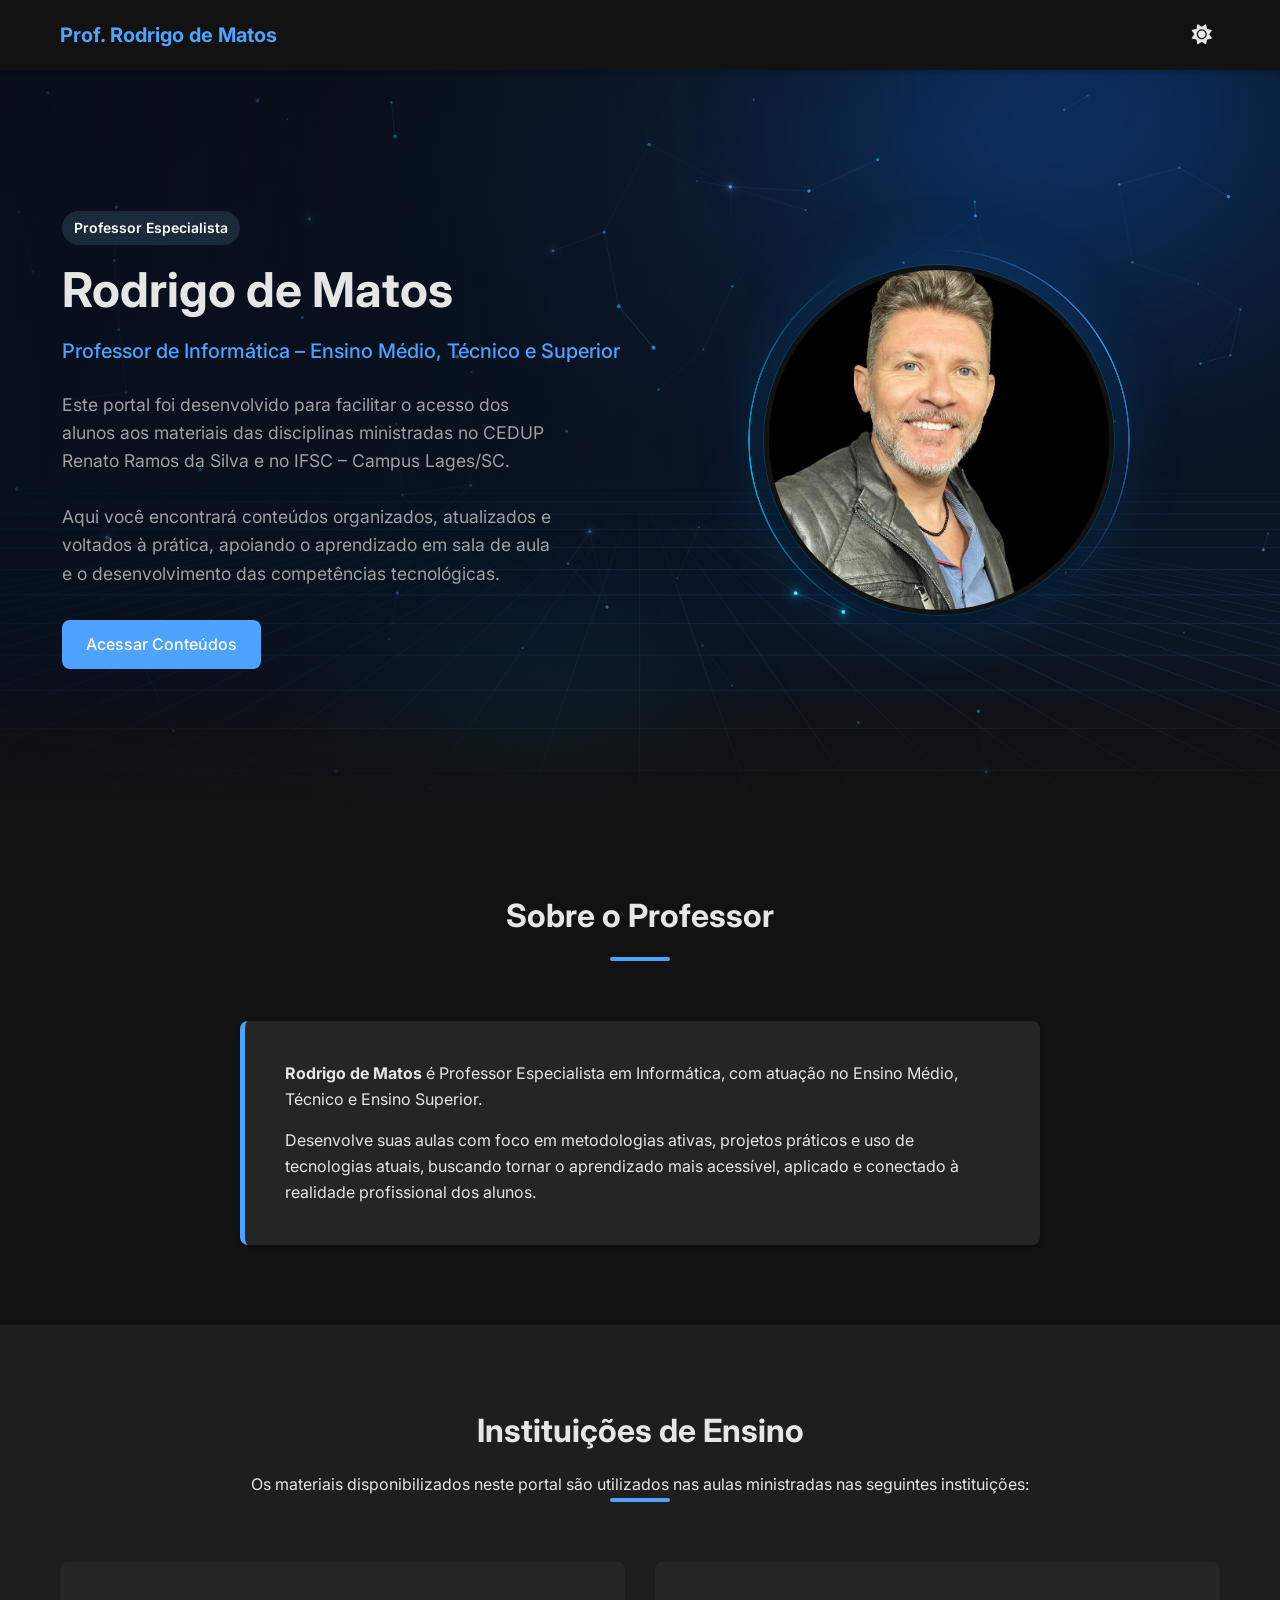
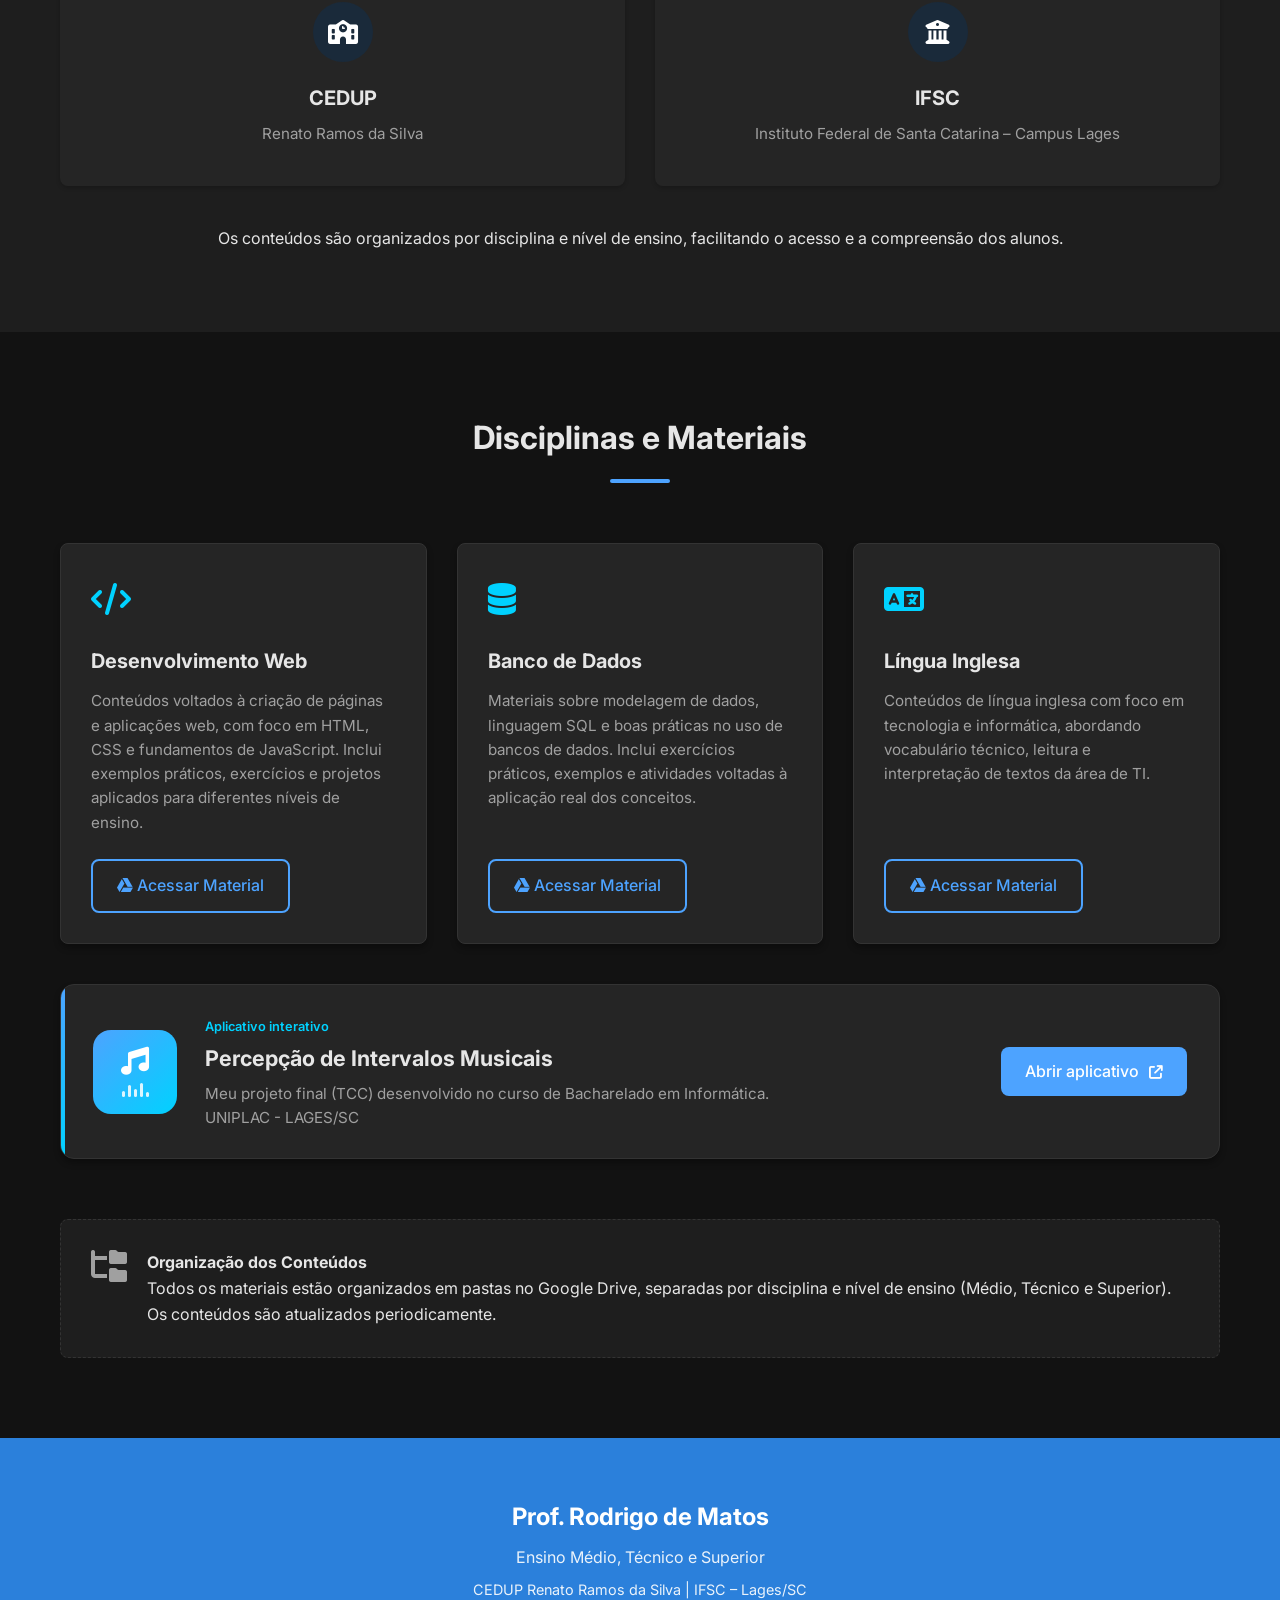
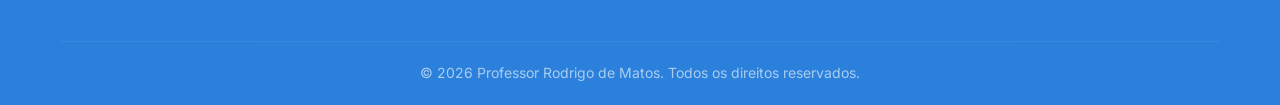
<file: index.html>
<!DOCTYPE html>
<html lang="pt-BR">

<head>
    <meta charset="UTF-8">
    <meta name="viewport" content="width=device-width, initial-scale=1.0">
    <meta name="description"
        content="Portal educacional do Professor Especialista Rodrigo de Matos. Conteúdos de Informática para Ensino Médio, Técnico e Superior.">
    <title>Professor Rodrigo de Matos | Portal Educacional</title>

    <!-- Google Fonts -->
    <link rel="preconnect" href="https://fonts.googleapis.com">
    <link rel="preconnect" href="https://fonts.gstatic.com" crossorigin>
    <link href="https://fonts.googleapis.com/css2?family=Inter:wght@400;500;600;700&display=swap" rel="stylesheet">

    <!-- Font Awesome -->
    <link rel="stylesheet" href="https://cdnjs.cloudflare.com/ajax/libs/font-awesome/6.4.0/css/all.min.css">

    <!-- CSS -->
    <link rel="stylesheet" href="style.css">
    <link rel="stylesheet" href="hero-animation.css">
</head>

<body data-theme="dark">
    <header class="header">
        <nav class="nav container">
            <a href="#" class="logo">Prof. Rodrigo de Matos</a>
            <div class="nav-controls">
                <button id="theme-toggle" class="theme-btn" aria-label="Alternar modo escuro">
                    <i class="fa-solid fa-moon"></i>
                </button>
            </div>
        </nav>
    </header>

    <main>
        <!-- Hero Section -->
        <section class="hero" id="inicio">
            <!-- Fundo animado (decorativo) -->
            <div class="hero-fx" aria-hidden="true">
                <div class="hero-aurora"></div>
                <canvas id="hero-canvas"></canvas>
                <div class="hero-scrim"></div>
            </div>
            <div class="container hero-container">
                <div class="hero-content fade-in">
                    <span class="badge">Professor Especialista</span>
                    <h1>Rodrigo de Matos</h1>
                    <p class="subtitle">Professor de Informática – Ensino Médio, Técnico e Superior</p>
                    <p class="description">
                        Este portal foi desenvolvido para facilitar o acesso dos alunos aos materiais das disciplinas
                        ministradas no CEDUP Renato Ramos da Silva e no IFSC – Campus Lages/SC.
                        <br><br>
                        Aqui você encontrará conteúdos organizados, atualizados e voltados à prática, apoiando o
                        aprendizado em sala de aula e o desenvolvimento das competências tecnológicas.
                    </p>
                    <a href="#disciplinas" class="btn btn-primary">Acessar Conteúdos</a>
                </div>
                <div class="hero-image fade-in delay-1">
                    <div class="image-wrapper">
                        <img src="eu.png" alt="Professor Rodrigo de Matos" class="profile-img">
                    </div>
                </div>
            </div>
        </section>

        <!-- Sobre o Professor -->
        <section class="about section" id="sobre">
            <div class="container">
                <div class="section-header fade-in">
                    <h2>Sobre o Professor</h2>
                    <div class="divider"></div>
                </div>
                <div class="about-content fade-in">
                    <div class="about-card">
                        <p>
                            <strong>Rodrigo de Matos</strong> é Professor Especialista em Informática, com atuação no
                            Ensino Médio, Técnico e Ensino Superior.
                        </p>
                        <p>
                            Desenvolve suas aulas com foco em metodologias ativas, projetos práticos e uso de
                            tecnologias atuais, buscando tornar o aprendizado mais acessível, aplicado e conectado à
                            realidade profissional dos alunos.
                        </p>
                    </div>
                </div>
            </div>
        </section>

        <!-- Instituições -->
        <section class="institutions section alt-bg" id="instituicoes">
            <div class="container">
                <div class="section-header fade-in">
                    <h2>Instituições de Ensino</h2>
                    <p class="section-desc">Os materiais disponibilizados neste portal são utilizados nas aulas
                        ministradas nas seguintes instituições:</p>
                    <div class="divider"></div>
                </div>
                <div class="institutions-grid">
                    <div class="institution-card fade-in">
                        <div class="icon-box">
                            <i class="fa-solid fa-school"></i>
                        </div>
                        <h3>CEDUP</h3>
                        <p>Renato Ramos da Silva</p>
                    </div>
                    <div class="institution-card fade-in delay-1">
                        <div class="icon-box">
                            <i class="fa-solid fa-building-columns"></i>
                        </div>
                        <h3>IFSC</h3>
                        <p>Instituto Federal de Santa Catarina – Campus Lages</p>
                    </div>
                </div>
                <p class="text-center mt-2 fade-in">Os conteúdos são organizados por disciplina e nível de ensino,
                    facilitando o acesso e a compreensão dos alunos.</p>
            </div>
        </section>

        <!-- Disciplinas -->
        <section class="disciplines section" id="disciplinas">
            <div class="container">
                <div class="section-header fade-in">
                    <h2>Disciplinas e Materiais</h2>
                    <div class="divider"></div>
                </div>
                <div class="disciplines-grid">
                    <!-- Card 1 -->
                    <div class="discipline-card fade-in">
                        <div class="card-icon">
                            <i class="fa-solid fa-code"></i>
                        </div>
                        <h3>Desenvolvimento Web</h3>
                        <p>Conteúdos voltados à criação de páginas e aplicações web, com foco em HTML, CSS e fundamentos
                            de JavaScript. Inclui exemplos práticos, exercícios e projetos aplicados para diferentes
                            níveis de ensino.</p>
                        <a href="https://drive.google.com/drive/folders/1RmsDP-jxFK0FlkgyAFfwlvXBsXgXrNu_?usp=sharing" class="btn btn-outline" target="_blank">
                            <i class="fa-brands fa-google-drive"></i> Acessar Material
                        </a>
                    </div>

                    <!-- Card 2 -->
                    <div class="discipline-card fade-in delay-1">
                        <div class="card-icon">
                            <i class="fa-solid fa-database"></i>
                        </div>
                        <h3>Banco de Dados</h3>
                        <p>Materiais sobre modelagem de dados, linguagem SQL e boas práticas no uso de bancos de dados.
                            Inclui exercícios práticos, exemplos e atividades voltadas à aplicação real dos conceitos.
                        </p>
                        <a href="#" class="btn btn-outline">
                            <i class="fa-brands fa-google-drive"></i> Acessar Material
                        </a>
                    </div>

                    <!-- Card 3 -->
                    <div class="discipline-card fade-in delay-2">
                        <div class="card-icon">
                            <i class="fa-solid fa-language"></i>
                        </div>
                        <h3>Língua Inglesa</h3>
                        <p>Conteúdos de língua inglesa com foco em tecnologia e informática, abordando vocabulário
                            técnico, leitura e interpretação de textos da área de TI.</p>
                        <a href="https://drive.google.com/drive/folders/1JFZHJCyNo-EdqG1KVYn52K3FMNe1ZgoQ?usp=sharing" class="btn btn-outline" target="_blank">
                            <i class="fa-brands fa-google-drive"></i> Acessar Material
                        </a>
                    </div>
                </div>

                <!-- Aplicativo interativo -->
                <a href="percepcao.html" class="app-card fade-in" target="_blank" rel="noopener">
                    <div class="app-card-visual" aria-hidden="true">
                        <i class="fa-solid fa-music"></i>
                        <span class="app-card-wave"><span></span><span></span><span></span><span></span><span></span></span>
                    </div>
                    <div class="app-card-body">
                        <span class="app-card-tag">Aplicativo interativo</span>
                        <h3>Percepção de Intervalos Musicais</h3>
                        <p>Meu projeto final (TCC) desenvolvido no curso de Bacharelado em Informática.
                            UNIPLAC - LAGES/SC </p>
                    </div>
                    <span class="btn btn-primary app-card-cta">
                        Abrir aplicativo <i class="fa-solid fa-arrow-up-right-from-square"></i>
                    </span>
                </a>

                <div class="drive-info fade-in mt-4">
                    <div class="info-box">
                        <i class="fa-solid fa-folder-tree"></i>
                        <div>
                            <h4>Organização dos Conteúdos</h4>
                            <p>Todos os materiais estão organizados em pastas no Google Drive, separadas por disciplina
                                e nível de ensino (Médio, Técnico e Superior). Os conteúdos são atualizados
                                periodicamente.</p>
                        </div>
                    </div>
                </div>
            </div>
        </section>
    </main>

    <footer class="footer">
        <div class="container footer-content">
            <div class="footer-info">
                <h3>Prof. Rodrigo de Matos</h3>
                <p>Ensino Médio, Técnico e Superior</p>
                <p class="institutions-text">CEDUP Renato Ramos da Silva | IFSC – Lages/SC</p>
            </div>
            <div class="footer-copyright">
                <p>&copy; <span id="year"></span> Professor Rodrigo de Matos. Todos os direitos reservados.</p>
            </div>
        </div>
    </footer>

    <script src="script.js"></script>
    <script src="hero-animation.js" defer></script>
</body>

</html>
</file>
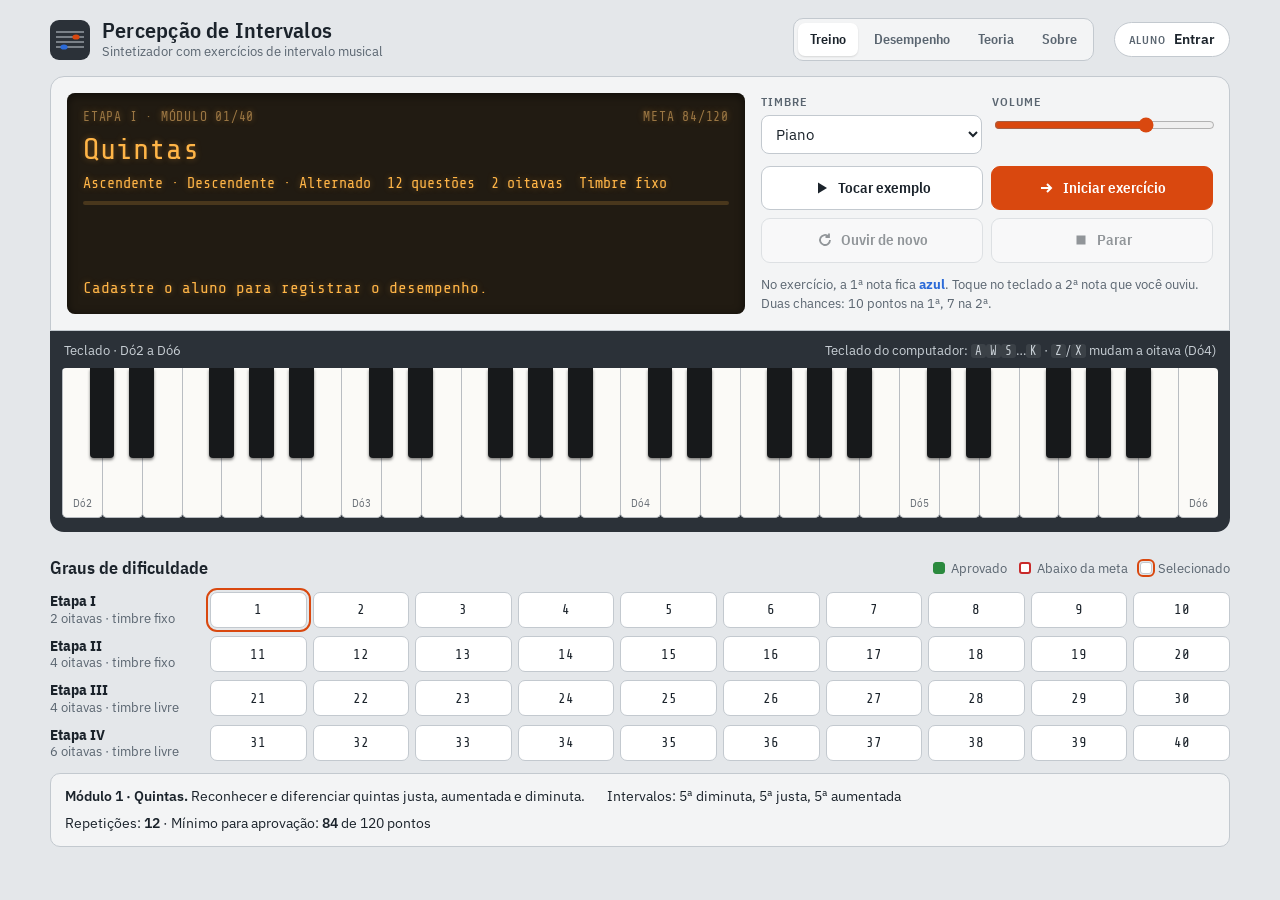
<file: percepcao.html>
<!doctype html><html><head><meta charset=utf8><meta name=viewport content="width=device-width,initial-scale=1,viewport-fit=cover"><style>:root{color-scheme:light;box-sizing:border-box;padding-top:env(safe-area-inset-top,0px);padding-bottom:env(safe-area-inset-bottom,0px)}html{scroll-padding-top:env(safe-area-inset-top,0px)}body{margin:0;padding:0;font:14px -apple-system,BlinkMacSystemFont,sans-serif;background:#fff;color:#000}img{max-width:100%}[hidden]:not([hidden=until-found i]){display:none!important}</style></head><body>
<title>Percepção de Intervalos</title>
<meta name="claude:viewport-fit-sides" content="cover">
<link rel="preconnect" href="https://fonts.googleapis.com">
<link rel="preconnect" href="https://fonts.gstatic.com" crossorigin>
<link rel="stylesheet" href="https://fonts.googleapis.com/css2?family=IBM+Plex+Sans+Condensed:wght@500;600&family=IBM+Plex+Sans:wght@400;500;600&family=Share+Tech+Mono&display=swap">
<style>
/* Layout: painel de instrumento (visor LCD + controles) sobre um teclado virtual; abas para desempenho e teoria. */
:root{
  --bg:#e4e7ea; --panel:#f3f4f5; --raise:#ffffff; --ink:#1b232b; --muted:#5a6570; --line:#c3c9cf;
  --accent:#d9480f; --accent-ink:#ffffff; --first:#2c6bd8; --ok:#2b8a3e; --bad:#c92a2a;
  --lcd:#211b12; --lcd-ink:#ffb547; --lcd-dim:#9a7643;
  --kw:#fbfaf7; --kw-edge:#b9bdc2; --kb:#17191b; --case:#2b3138; --case-ink:#c9d0d6;
  --f-ui:'IBM Plex Sans',system-ui,-apple-system,'Segoe UI',sans-serif;
  --f-label:'IBM Plex Sans Condensed','IBM Plex Sans',system-ui,sans-serif;
  --f-lcd:'Share Tech Mono',ui-monospace,'Courier New',monospace;
}
@media (prefers-color-scheme: dark){:root:not([data-theme="light"]){
  --bg:#121619; --panel:#1a1f24; --raise:#222930; --ink:#e3e8ec; --muted:#93a0ab; --line:#313a43;
  --accent:#ff7a3d; --accent-ink:#1a0d05; --first:#5b8ff2; --ok:#51cf66; --bad:#ff6b6b;
  --lcd:#17130c; --lcd-ink:#ffbd5c; --lcd-dim:#8a6a3a;
  --kw:#eeece6; --kw-edge:#8d939a; --kb:#0b0c0d; --case:#0d1013; --case-ink:#9aa5af; color-scheme:dark }}
:root[data-theme="dark"]{
  --bg:#121619; --panel:#1a1f24; --raise:#222930; --ink:#e3e8ec; --muted:#93a0ab; --line:#313a43;
  --accent:#ff7a3d; --accent-ink:#1a0d05; --first:#5b8ff2; --ok:#51cf66; --bad:#ff6b6b;
  --lcd:#17130c; --lcd-ink:#ffbd5c; --lcd-dim:#8a6a3a;
  --kw:#eeece6; --kw-edge:#8d939a; --kb:#0b0c0d; --case:#0d1013; --case-ink:#9aa5af; color-scheme:dark }

*{box-sizing:border-box}
[hidden]{display:none!important}
body{background:var(--bg);color:var(--ink);font-family:var(--f-ui);font-size:15px;line-height:1.5;
  padding-left:max(16px,env(safe-area-inset-left,0px));padding-right:max(16px,env(safe-area-inset-right,0px));padding-block:0 40px}
.wrap{max-width:1180px;margin:0 auto}
h1,h2,h3{text-wrap:balance;margin:0}
.label{font-family:var(--f-label);font-weight:600;font-size:12px;letter-spacing:.08em;text-transform:uppercase;color:var(--muted)}
button,select,input{font:inherit;color:inherit}
button{cursor:pointer}
:focus-visible{outline:2px solid var(--first);outline-offset:2px}

/* Topo */
.top{display:flex;flex-wrap:wrap;align-items:center;gap:12px 20px;padding-block:18px 14px}
.brand{display:flex;align-items:center;gap:12px;margin-right:auto;min-width:0}
.brand svg{flex:none}
.brand h1{font-family:var(--f-label);font-weight:600;font-size:22px;letter-spacing:.01em;line-height:1.1}
.brand p{margin:0;color:var(--muted);font-size:13px}
.tabs{display:flex;gap:4px;background:var(--panel);border:1px solid var(--line);border-radius:10px;padding:4px;flex-wrap:wrap}
.tabs button{border:0;background:transparent;padding:6px 12px;border-radius:7px;font-family:var(--f-label);font-weight:600;font-size:14px;color:var(--muted)}
.tabs button[aria-selected="true"]{background:var(--raise);color:var(--ink);box-shadow:0 1px 2px rgba(0,0,0,.12)}
.chip{display:inline-flex;align-items:center;gap:8px;border:1px solid var(--line);background:var(--raise);border-radius:999px;padding:6px 14px;font-size:14px}
.chip b{font-weight:600}

/* Painel do instrumento */
.panel{display:grid;grid-template-columns:minmax(0,1.5fr) minmax(0,1fr);gap:16px;background:var(--panel);border:1px solid var(--line);border-radius:14px 14px 0 0;padding:16px}
@media (max-width:820px){.panel{grid-template-columns:minmax(0,1fr)}}
.lcd{background:var(--lcd);color:var(--lcd-ink);font-family:var(--f-lcd);border-radius:8px;padding:14px 16px;min-height:178px;display:flex;flex-direction:column;gap:6px;
  box-shadow:inset 0 2px 10px rgba(0,0,0,.55);text-shadow:0 0 6px rgba(255,170,60,.35);min-width:0}
.lcd-top{display:flex;justify-content:space-between;gap:10px;flex-wrap:wrap;font-size:13px;color:var(--lcd-dim);letter-spacing:.06em}
.lcd-title{font-size:30px;line-height:1.15;letter-spacing:.02em;overflow-wrap:anywhere}
.lcd-sub{font-size:15px;display:flex;gap:6px 16px;flex-wrap:wrap}
.lcd-msg{margin-top:auto;font-size:16px;min-height:1.5em;overflow-wrap:anywhere}
.lcd-msg.ok{color:#8ff0a4}.lcd-msg.bad{color:#ff8f8f}
.dots{display:inline-flex;gap:5px;align-items:center}
.dots i{width:9px;height:9px;border-radius:50%;border:1px solid var(--lcd-ink);display:inline-block}
.dots i.on{background:var(--lcd-ink)}
.progress{height:4px;background:rgba(255,181,71,.18);border-radius:2px;overflow:hidden}
.progress span{display:block;height:100%;background:var(--lcd-ink);width:0;transition:width .3s}

.controls{display:flex;flex-direction:column;gap:12px;min-width:0}
.field{display:flex;flex-direction:column;gap:4px}
.row{display:flex;gap:10px;flex-wrap:wrap}
.row > .field{flex:1 1 150px;min-width:0}
select,input[type=text]{background:var(--raise);border:1px solid var(--line);border-radius:8px;padding:8px 10px;width:100%}
input[type=range]{width:100%;accent-color:var(--accent)}
.btns{display:grid;grid-template-columns:1fr 1fr;gap:8px}
.btn{border:1px solid var(--line);background:var(--raise);border-radius:9px;padding:10px 12px;font-family:var(--f-label);font-weight:600;font-size:15px;display:flex;align-items:center;justify-content:center;gap:8px;min-height:44px}
.btn:hover:not(:disabled){border-color:var(--muted)}
.btn:disabled{opacity:.45;cursor:not-allowed}
.btn.primary{background:var(--accent);border-color:var(--accent);color:var(--accent-ink)}
.btn.go{background:var(--ok);border-color:var(--ok);color:#fff}
.btn svg{flex:none}
.hint{font-size:13px;color:var(--muted);margin:0}

/* Teclado */
.kb-case{background:var(--case);border-radius:0 0 14px 14px;padding:10px 12px 14px}
.kb-head{display:flex;justify-content:space-between;gap:8px 16px;flex-wrap:wrap;color:var(--case-ink);font-size:12.5px;padding:0 2px 8px}
.kb-head kbd{font-family:var(--f-lcd);background:rgba(255,255,255,.08);border-radius:3px;padding:0 4px}
.kb-scroll{overflow-x:auto;overflow-y:hidden;-webkit-overflow-scrolling:touch;border-radius:4px}
.kb{position:relative;display:flex;height:150px;user-select:none;-webkit-user-select:none;touch-action:manipulation}
@media (max-width:600px){.kb{height:130px}}
.key{position:relative;cursor:pointer}
.key.w{flex:1 1 0;background:var(--kw);border:1px solid var(--kw-edge);border-top:0;border-radius:0 0 5px 5px;margin-right:-1px}
.key.b{position:absolute;top:0;height:60%;background:var(--kb);border-radius:0 0 4px 4px;z-index:2;box-shadow:0 2px 3px rgba(0,0,0,.5)}
.key .nm{position:absolute;bottom:6px;left:0;right:0;text-align:center;font-family:var(--f-label);font-size:10.5px;color:#6b7178;pointer-events:none}
.key.down.w{background:#e3e6e9}.key.down.b{background:#3a3f45}
.key.lit.w{background:#ffd9b8}.key.lit.b{background:#c2571d}
.key.first.w{background:var(--first)}.key.first.b{background:var(--first)}
.key.first .nm{color:#fff}
.key.ok.w,.key.ok.b{background:var(--ok)}
.key.ok .nm{color:#fff}
.key.bad.w,.key.bad.b{background:var(--bad)}
.key.reveal.w,.key.reveal.b{background:var(--ok);animation:pulse .7s ease-in-out 3}
.key[data-tag]::after{content:attr(data-tag);position:absolute;left:50%;transform:translateX(-50%);bottom:24px;font-family:var(--f-lcd);font-size:12px;color:#fff;background:rgba(0,0,0,.55);padding:0 4px;border-radius:3px;white-space:nowrap}
.key.b[data-tag]::after{bottom:8px}
@keyframes pulse{50%{filter:brightness(1.35)}}
@media (prefers-reduced-motion:reduce){.key.reveal.w,.key.reveal.b{animation:none}.progress span{transition:none}}

/* Mapa de módulos */
.section{margin-top:22px}
.sec-head{display:flex;justify-content:space-between;align-items:baseline;gap:8px 16px;flex-wrap:wrap;margin-bottom:10px}
.sec-head h2{font-family:var(--f-label);font-weight:600;font-size:18px}
.legend{display:flex;gap:12px;flex-wrap:wrap;font-size:13px;color:var(--muted)}
.legend span{display:inline-flex;align-items:center;gap:6px}
.sw{width:12px;height:12px;border-radius:3px;border:1px solid var(--line);background:var(--raise);display:inline-block}
.sw.done{background:var(--ok);border-color:var(--ok)}.sw.fail{border:2px solid var(--bad)}.sw.cur{outline:2px solid var(--accent);outline-offset:1px}
.mapa{display:grid;gap:8px}
.etapa-row{display:grid;grid-template-columns:150px minmax(0,1fr);gap:10px;align-items:center}
@media (max-width:640px){.etapa-row{grid-template-columns:minmax(0,1fr)}}
.etapa-nome{font-size:13px;line-height:1.3}
.etapa-nome b{font-family:var(--f-label);font-size:15px;display:block}
.etapa-nome span{color:var(--muted)}
.cells{display:grid;grid-template-columns:repeat(10,minmax(0,1fr));gap:6px}
.cell{border:1px solid var(--line);background:var(--raise);border-radius:7px;padding:6px 0;font-family:var(--f-lcd);font-size:14px;text-align:center;min-height:36px;font-variant-numeric:tabular-nums}
.cell.done{background:var(--ok);border-color:var(--ok);color:#fff}
.cell.fail{border:2px solid var(--bad)}
.cell.cur{outline:2px solid var(--accent);outline-offset:2px}
.modinfo{margin-top:12px;background:var(--panel);border:1px solid var(--line);border-radius:10px;padding:12px 14px;display:flex;gap:6px 22px;flex-wrap:wrap;font-size:14px}
.modinfo b{font-weight:600}

/* Desempenho */
.card{background:var(--panel);border:1px solid var(--line);border-radius:12px;padding:16px}
.stats{display:grid;grid-template-columns:repeat(auto-fit,minmax(150px,1fr));gap:10px}
.stat{background:var(--raise);border:1px solid var(--line);border-radius:10px;padding:10px 12px}
.stat .v{font-family:var(--f-lcd);font-size:26px;font-variant-numeric:tabular-nums;line-height:1.2}
.grid2{display:grid;grid-template-columns:minmax(0,1fr) minmax(0,1fr);gap:16px}
@media (max-width:820px){.grid2{grid-template-columns:minmax(0,1fr)}}
.bars{display:flex;flex-direction:column;gap:6px}
.bar{display:grid;grid-template-columns:150px minmax(0,1fr) 74px;gap:10px;align-items:center;font-size:13.5px}
.bar .track{height:12px;background:var(--raise);border:1px solid var(--line);border-radius:6px;overflow:hidden}
.bar .fill{height:100%;background:var(--first)}
.bar.hard .fill{background:var(--bad)}
.bar .n{text-align:right;font-variant-numeric:tabular-nums;color:var(--muted)}
.tbl-wrap{overflow-x:auto}
table{border-collapse:collapse;width:100%;font-size:14px}
th,td{text-align:left;padding:7px 10px;border-bottom:1px solid var(--line);white-space:nowrap}
th{font-family:var(--f-label);font-weight:600;font-size:12px;letter-spacing:.06em;text-transform:uppercase;color:var(--muted)}
td.num{font-variant-numeric:tabular-nums}
.pill{display:inline-block;border-radius:999px;padding:1px 9px;font-size:12.5px;font-weight:600}
.pill.ok{background:color-mix(in srgb,var(--ok) 18%,transparent);color:var(--ok)}
.pill.bad{background:color-mix(in srgb,var(--bad) 16%,transparent);color:var(--bad)}
.empty{color:var(--muted);padding:12px 0}
.prose{max-width:68ch}
.prose p{margin:.5em 0}
.prose ol,.prose ul{padding-left:1.3em}
.mini-btn{border:1px solid var(--line);background:var(--raise);border-radius:6px;padding:3px 10px;font-size:13px}
.danger{border-color:var(--bad);color:var(--bad)}
.stack{display:flex;flex-direction:column;gap:16px}

/* Overlay aluno */
.overlay{position:fixed;inset:0;background:rgba(10,14,18,.55);display:flex;align-items:center;justify-content:center;padding:16px;z-index:50}
.dialog{background:var(--panel);border:1px solid var(--line);border-radius:14px;padding:20px;width:min(440px,100%);display:flex;flex-direction:column;gap:14px;max-height:90vh;overflow:auto}
.dialog h2{font-family:var(--f-label);font-size:20px}
.lista{display:flex;flex-direction:column;gap:6px}
.lista button{text-align:left;border:1px solid var(--line);background:var(--raise);border-radius:8px;padding:8px 12px}
.lista button.sel{border-color:var(--accent);box-shadow:0 0 0 1px var(--accent)}
form.inline{display:flex;gap:8px}
form.inline input{flex:1;min-width:0}
</style>

<div class="wrap">
<header class="top">
  <div class="brand">
    <svg width="40" height="40" viewBox="0 0 40 40" aria-hidden="true"><rect width="40" height="40" rx="9" fill="var(--case)"/><g stroke="var(--case-ink)" stroke-width="1"><line x1="6" y1="12" x2="34" y2="12"/><line x1="6" y1="17" x2="34" y2="17"/><line x1="6" y1="22" x2="34" y2="22"/><line x1="6" y1="27" x2="34" y2="27"/></g><ellipse cx="14" cy="27" rx="3.6" ry="2.6" fill="var(--first)"/><ellipse cx="26" cy="17" rx="3.6" ry="2.6" fill="var(--accent)"/></svg>
    <div><h1>Percepção de Intervalos</h1><p>Sintetizador com exercícios de intervalo musical</p></div>
  </div>
  <nav class="tabs" role="tablist" aria-label="Seções">
    <button role="tab" data-tab="treino" aria-selected="true">Treino</button>
    <button role="tab" data-tab="desempenho" aria-selected="false">Desempenho</button>
    <button role="tab" data-tab="teoria" aria-selected="false">Teoria</button>
    <button role="tab" data-tab="sobre" aria-selected="false">Sobre</button>
  </nav>
  <button class="chip" id="alunoChip" type="button"><span class="label" style="font-size:11px">Aluno</span><b id="alunoNome">—</b></button>
</header>

<main>
<!-- ============ TREINO ============ -->
<section id="tab-treino">
  <div class="panel">
    <div class="lcd" aria-live="polite">
      <div class="lcd-top"><span id="lcdTop">ETAPA I · MÓDULO 01/40</span><span id="lcdPts"></span></div>
      <div class="lcd-title" id="lcdTitle">Quintas</div>
      <div class="lcd-sub" id="lcdSub"></div>
      <div class="progress"><span id="lcdProg"></span></div>
      <div class="lcd-msg" id="lcdMsg">Toque o teclado para ouvir as notas.</div>
    </div>
    <div class="controls">
      <div class="row">
        <div class="field"><label class="label" for="timbre">Timbre</label><select id="timbre"></select></div>
        <div class="field"><label class="label" for="volume">Volume</label><input type="range" id="volume" min="0" max="100" value="70"></div>
      </div>
      <div class="btns">
        <button class="btn" id="btnExemplo" type="button"><svg width="16" height="16" viewBox="0 0 16 16"><path d="M4 2.5v11l9-5.5z" fill="currentColor"/></svg>Tocar exemplo</button>
        <button class="btn primary" id="btnIniciar" type="button"><svg width="16" height="16" viewBox="0 0 16 16"><path d="M2 8h9M8 4l4 4-4 4" stroke="currentColor" stroke-width="2" fill="none"/></svg>Iniciar exercício</button>
        <button class="btn" id="btnRepetir" type="button" disabled><svg width="16" height="16" viewBox="0 0 16 16"><path d="M13 8a5 5 0 1 1-1.5-3.6M12 1.5V5H8.5" stroke="currentColor" stroke-width="1.8" fill="none"/></svg>Ouvir de novo</button>
        <button class="btn" id="btnParar" type="button" disabled><svg width="16" height="16" viewBox="0 0 16 16"><rect x="3.5" y="3.5" width="9" height="9" fill="currentColor"/></svg>Parar</button>
      </div>
      <button class="btn go" id="btnAvancar" type="button" hidden>Avançar</button>
      <p class="hint" id="dica">No exercício, a 1ª nota fica <b style="color:var(--first)">azul</b>. Toque no teclado a 2ª nota que você ouviu. Duas chances: 10 pontos na 1ª, 7 na 2ª.</p>
    </div>
  </div>
  <div class="kb-case">
    <div class="kb-head"><span id="kbFaixa">Teclado</span><span>Teclado do computador: <kbd>A</kbd><kbd>W</kbd><kbd>S</kbd>…<kbd>K</kbd> · <kbd>Z</kbd>/<kbd>X</kbd> mudam a oitava (<span id="kbBase">Dó4</span>)</span></div>
    <div class="kb-scroll" id="kbScroll"><div class="kb" id="kb"></div></div>
  </div>

  <div class="section">
    <div class="sec-head">
      <h2>Graus de dificuldade</h2>
      <div class="legend"><span><i class="sw done"></i>Aprovado</span><span><i class="sw fail"></i>Abaixo da meta</span><span><i class="sw cur"></i>Selecionado</span></div>
    </div>
    <div class="mapa" id="mapa"></div>
    <div class="modinfo" id="modinfo"></div>
  </div>
</section>

<!-- ============ DESEMPENHO ============ -->
<section id="tab-desempenho" hidden>
  <div class="stack">
    <div class="card">
      <div class="row" style="align-items:flex-end">
        <div class="field" style="flex:1 1 240px"><label class="label" for="selAluno">Acompanhar aluno</label><select id="selAluno"></select></div>
        <button class="mini-btn danger" id="btnApagar" type="button">Apagar histórico</button>
      </div>
    </div>
    <div id="desempConteudo"></div>
  </div>
</section>

<!-- ============ TEORIA ============ -->
<section id="tab-teoria" hidden>
  <div class="stack">
    <div class="card prose" style="max-width:none">
      <h2 style="font-family:var(--f-label)">Intervalos a partir de Dó</h2>
      <p class="hint">Intervalo é a diferença de altura entre dois sons, medida em tons e semitons. Toque ▶ para ouvir cada intervalo a partir de Dó4, subindo.</p>
      <div class="tbl-wrap"><table id="quadro1"><thead><tr><th></th><th>Notas extremas</th><th>Distância</th><th>Nome do intervalo</th><th>Sonoridade</th></tr></thead><tbody></tbody></table></div>
    </div>
    <div class="grid2">
      <div class="card prose">
        <h2 style="font-family:var(--f-label)">Por que esta sequência</h2>
        <p>Segundo os professores entrevistados, o estudo começa pelos intervalos <b>melódicos</b> e <b>consonantes</b>, mais fáceis de assimilar: quintas e quartas justas, depois a oitava, depois terças e sextas. Só então vêm os <b>dissonantes</b>: segundas, sétimas, aumentados e diminutos.</p>
        <p>Dentro de cada intervalo o aluno treina primeiro <b>ascendente</b>, depois <b>descendente</b>, depois <b>alternado</b>.</p>
        <ol id="listaMod"></ol>
      </div>
      <div class="card prose">
        <h2 style="font-family:var(--f-label)">Etapas e avaliação</h2>
        <div class="tbl-wrap"><table><thead><tr><th>Etapa</th><th>Módulos</th><th>Oitavas</th><th>Timbre</th></tr></thead><tbody id="tbEtapas"></tbody></table></div>
        <p><b>Pontuação.</b> Cada questão dá duas chances: acerto na 1ª vale 10 pontos, na 2ª vale 7, sem acerto vale 0.</p>
        <p><b>Aprovação.</b> Ao atingir a meta do módulo (70% da pontuação máxima), o aluno é liberado para o módulo seguinte. Abaixo da meta, repete o módulo.</p>
        <p><b>Timbre livre.</b> Nas etapas III e IV, cada questão sorteia um timbre diferente, para separar a percepção de altura da percepção de timbre.</p>
        <p><b>Foco nas dificuldades.</b> Os intervalos que o aluno mais erra aparecem com mais frequência nos exercícios seguintes.</p>
      </div>
    </div>
  </div>
</section>

<!-- ============ SOBRE ============ -->
<section id="tab-sobre" hidden>
  <div class="stack">
    <div class="card prose">
      <h2 style="font-family:var(--f-label)">Sobre esta reconstrução</h2>
      <p>Versão web do sistema <b>“Sintetizador com Exercícios de Intervalo Musical”</b>, desenvolvido em Java (Java Sound/MIDI) com MySQL no TCC <i>Informática aplicada ao ensino de conceitos musicais</i>, de Rodrigo de Matos (Curso de Informática – Bacharelado, UNIPLAC, Lages, 2004), orientado pelo Prof. Wilson Castello Branco Neto, M. Eng.</p>
      <p>Funciona direto no navegador: o som é sintetizado com a Web Audio API e os dados do aluno ficam salvos neste navegador.</p>
      <p><b>O que foi além do original.</b> O relatório registra que não foi possível criar o mecanismo de aprovação automática entre módulos, e sugere como trabalho futuro identificar o intervalo de maior dificuldade e direcionar os exercícios para ele. Esta versão implementa as duas coisas.</p>
    </div>
    <div class="card">
      <h2 style="font-family:var(--f-label);font-size:18px;margin-bottom:10px">Correspondência com o diagrama de classes</h2>
      <div class="tbl-wrap"><table>
        <thead><tr><th>Classe (TCC, 2004)</th><th>Objeto JavaScript</th><th>Responsabilidade</th></tr></thead>
        <tbody>
          <tr><td>Teclado</td><td><code>Teclado</code></td><td>Desenha o teclado virtual e marca as teclas</td></tr>
          <tr><td>Professor</td><td><code>Professor</code></td><td>Exemplos, exercícios, correção e pontuação</td></tr>
          <tr><td>Exercícios</td><td><code>MODULOS</code>, <code>ETAPAS</code></td><td>Descrição, total de repetições, mínimo para aprovação</td></tr>
          <tr><td>Intervalos</td><td><code>MODULOS[i].iv</code></td><td>Intervalos de cada módulo, em semitons</td></tr>
          <tr><td>Aluno</td><td><code>Aluno</code></td><td>Cadastro e seleção do aluno</td></tr>
          <tr><td>Desempenho</td><td><code>Desempenho</code></td><td>Pontuação, situação e data de cada execução</td></tr>
          <tr><td>Java Sound (MIDI)</td><td><code>Som</code></td><td>Sintetiza as notas (número MIDI → frequência)</td></tr>
        </tbody>
      </table></div>
    </div>
  </div>
</section>
</main>
</div>

<div class="overlay" id="overlay" hidden>
  <div class="dialog" role="dialog" aria-modal="true" aria-labelledby="dlgTitulo">
    <h2 id="dlgTitulo">Aluno</h2>
    <p class="hint" id="dlgMsg">Escolha seu nome ou cadastre-se para registrar o desempenho.</p>
    <div class="lista" id="dlgLista"></div>
    <form class="inline" id="formAluno">
      <input type="text" id="novoNome" placeholder="Nome do aluno" maxlength="60" autocomplete="off" aria-label="Nome do novo aluno">
      <button class="btn primary" type="submit">Cadastrar</button>
    </form>
    <button class="btn" type="button" id="dlgFechar">Fechar</button>
  </div>
</div>

<script>
'use strict';
const $ = s => document.querySelector(s);
const wait = ms => new Promise(r => setTimeout(r, ms));

/* ================= Teoria: notas e intervalos ================= */
const NOMES = ['Dó','Dó#','Ré','Ré#','Mi','Fá','Fá#','Sol','Sol#','Lá','Lá#','Si'];
const PRETAS = new Set([1,3,6,8,10]);
const nomeNota = m => NOMES[m % 12] + (Math.floor(m / 12) - 1);   // MIDI 60 = Dó4
const NOME_SEMI = {1:'2ª menor',2:'2ª maior',3:'2ª aum. / 3ª menor',4:'3ª maior',5:'4ª justa',6:'4ª aum. / 5ª dim.',7:'5ª justa',8:'5ª aum. / 6ª menor',9:'6ª maior',10:'7ª menor',11:'7ª maior',12:'8ª justa'};
function tons(s){ const t = Math.floor(s/2), r = s%2; if(!t) return '1 semitom'; return t + (t>1?' tons':' tom') + (r?' e meio':''); }
const SETA = {asc:'↑', desc:'↓'};
const FASE_NOME = {asc:'Ascendente ↑', desc:'Descendente ↓', alt:'Alternado ↕'};

/* ================= Exercícios e Intervalos (estrutura do cap. 4.3.1) ================= */
const ETAPAS = [
  {n:'I',   oit:2, lo:48, kbLo:36, kbHi:84, timbre:'fixo'},
  {n:'II',  oit:4, lo:36, kbLo:24, kbHi:96, timbre:'fixo'},
  {n:'III', oit:4, lo:36, kbLo:24, kbHi:96, timbre:'livre'},
  {n:'IV',  oit:6, lo:24, kbLo:24, kbHi:96, timbre:'livre'}
];
const F3 = ['asc','desc','alt'];
const MODULOS = [
  {t:'Quintas', d:'Reconhecer e diferenciar quintas justa, aumentada e diminuta.', iv:{6:'5ª diminuta',7:'5ª justa',8:'5ª aumentada'}, fases:F3, porFase:4},
  {t:'Quartas', d:'Reconhecer e diferenciar quartas justa e aumentada.', iv:{5:'4ª justa',6:'4ª aumentada'}, fases:F3, porFase:4},
  {t:'Oitava', d:'Reconhecer o intervalo de oitava.', iv:{12:'8ª justa'}, fases:F3, porFase:3},
  {t:'Quartas, quintas e oitava', d:'Diferenciar quartas, quintas e oitavas em todas as possibilidades.', iv:{5:'4ª justa',6:'Trítono (4ª aum. / 5ª dim.)',7:'5ª justa',8:'5ª aumentada',12:'8ª justa'}, fases:['alt'], porFase:12},
  {t:'Terças', d:'Reconhecer e diferenciar terças maior e menor.', iv:{3:'3ª menor',4:'3ª maior'}, fases:F3, porFase:4},
  {t:'Sextas', d:'Reconhecer e diferenciar sextas maior e menor.', iv:{8:'6ª menor',9:'6ª maior'}, fases:F3, porFase:4},
  {t:'Terças a oitavas', d:'Terças, quartas, quintas, sextas e oitavas, todas alternadas.', iv:{3:'3ª menor',4:'3ª maior',5:'4ª justa',6:'Trítono',7:'5ª justa',8:'6ª menor',9:'6ª maior',12:'8ª justa'}, fases:['alt'], porFase:14},
  {t:'Segundas', d:'Reconhecer e diferenciar segundas maior, menor e aumentada.', iv:{1:'2ª menor',2:'2ª maior',3:'2ª aumentada'}, fases:F3, porFase:4},
  {t:'Sétimas', d:'Reconhecer e diferenciar sétimas maior e menor.', iv:{10:'7ª menor',11:'7ª maior'}, fases:F3, porFase:4},
  {t:'Todos os intervalos', d:'Todos os intervalos, ascendentes e descendentes, alternados.', iv:{1:'2ª menor',2:'2ª maior',3:'3ª menor',4:'3ª maior',5:'4ª justa',6:'Trítono',7:'5ª justa',8:'6ª menor',9:'6ª maior',10:'7ª menor',11:'7ª maior',12:'8ª justa'}, fases:['alt'], porFase:16}
];
function modInfo(gi){
  const e = ETAPAS[Math.floor(gi/10)], m = MODULOS[gi%10];
  const total = m.fases.length * m.porFase, max = total*10;
  return {gi, ei:Math.floor(gi/10), e, m, total, max, meta:Math.ceil(max*0.7)};
}

/* ================= Persistência (substitui o MySQL) ================= */
const CHAVE = 'percepcao-intervalos-v1';
let DB = {alunos:[], desempenho:[], stats:{}, atual:null};
try { const raw = localStorage.getItem(CHAVE); if (raw) DB = Object.assign(DB, JSON.parse(raw)); } catch(e) {}
function salvar(){ try { localStorage.setItem(CHAVE, JSON.stringify(DB)); } catch(e) {} }

const Aluno = {
  atual(){ return DB.alunos.find(a => a.id === DB.atual) || null; },
  cadastrar(nome){
    nome = nome.trim(); if (!nome) return null;
    const ex = DB.alunos.find(a => a.nome.toLowerCase() === nome.toLowerCase());
    if (ex) { this.selecionar(ex.id); return ex; }
    const a = {id:'a'+Date.now().toString(36), nome, gi:0, criado:new Date().toISOString()};
    DB.alunos.push(a); DB.atual = a.id; salvar(); return a;
  },
  selecionar(id){ DB.atual = id; salvar(); const a = this.atual(); if (a) S.gi = a.gi || 0; },
  guardarModulo(gi){ const a = this.atual(); if (a){ a.gi = gi; salvar(); } }
};

const Desempenho = {
  registrar(r){ DB.desempenho.push(r); salvar(); },
  doAluno(id){ return DB.desempenho.filter(r => r.alunoId === id); },
  status(id, gi){
    const rs = DB.desempenho.filter(r => r.alunoId === id && r.gi === gi);
    if (!rs.length) return null;
    return rs.some(r => r.situacao === 'Aprovado') ? 'done' : 'fail';
  },
  stat(id, semi, primeira, acertou){
    const st = DB.stats[id] = DB.stats[id] || {};
    const x = st[semi] = st[semi] || {t:0, h1:0, h:0};
    x.t++; if (primeira && acertou) x.h1++; if (acertou) x.h++;
    salvar();
  }
};

/* ================= Som (Web Audio no lugar do Java Sound/MIDI) ================= */
const TIMBRES = {
  piano:     {nome:'Piano', harm:[1,.55,.32,.2,.12,.07,.05,.03,.02], detune:[-2,2], a:.004, decay:.9, rel:.3, gain:.5, lpDecay:[10,3]},
  cravo:     {nome:'Cravo', harm:[1,.75,.6,.5,.42,.36,.3,.26,.22,.18,.15,.12], a:.002, decay:.45, rel:.12, gain:.28},
  orgao:     {nome:'Órgão', harm:[1,.9,.55,.45,0,.35,0,.25], a:.02, sus:1, rel:.07, gain:.3},
  flauta:    {nome:'Flauta', harm:[1,.18,.05,.02], a:.08, sus:.9, rel:.12, vib:{rate:5,depth:.004,delay:.2}, gain:.55},
  clarinete: {nome:'Clarinete', harm:[1,0,.5,0,.3,0,.15,0,.08], a:.04, sus:.9, rel:.1, gain:.42},
  cordas:    {nome:'Cordas', type:'sawtooth', detune:[-6,6], a:.16, sus:.85, rel:.3, vib:{rate:5.5,depth:.005,delay:.25}, lp:2600, gain:.22},
  vibrafone: {nome:'Vibrafone', harm:[1,0,0,.28,0,0,0,0,0,.06], a:.003, decay:1.6, rel:.5, trem:{rate:5.5,depth:.25}, gain:.5},
  sinte:     {nome:'Sintetizador', type:'sawtooth', detune:[-10,10], a:.06, sus:.75, rel:.25, lp:1800, gain:.2}
};
const Som = {
  ctx:null, out:null, waves:{}, vol:.7,
  init(){
    if (!this.ctx){
      const AC = window.AudioContext || window.webkitAudioContext; if (!AC) return false;
      this.ctx = new AC(); this.out = this.ctx.createGain(); this.out.gain.value = this.vol;
      const comp = this.ctx.createDynamicsCompressor(); comp.threshold.value = -14; comp.ratio.value = 4;
      this.out.connect(comp); comp.connect(this.ctx.destination);
    }
    if (this.ctx.state === 'suspended') this.ctx.resume();
    return true;
  },
  volume(v){ this.vol = v; if (this.out) this.out.gain.value = v; },
  onda(k, harm){
    if (!this.waves[k]){ const n = harm.length+1, re = new Float32Array(n), im = new Float32Array(n); harm.forEach((h,i)=> im[i+1] = h); this.waves[k] = this.ctx.createPeriodicWave(re, im); }
    return this.waves[k];
  },
  /* tocarNota(nota MIDI, duração em s, timbre) */
  nota(m, dur, tk){
    if (!this.init()) return;
    const c = this.ctx, T = TIMBRES[tk] || TIMBRES.piano, t0 = c.currentTime + .01;
    const f = 440 * Math.pow(2, (m-69)/12), fim = t0 + dur, stop = fim + T.rel + .1;
    const g = c.createGain(); g.gain.value = 0; let node = g;
    if (T.lp || T.lpDecay){
      const fl = c.createBiquadFilter(); fl.type = 'lowpass'; fl.Q.value = .7;
      if (T.lpDecay){ fl.frequency.setValueAtTime(Math.min(f*T.lpDecay[0],18000), t0); fl.frequency.setTargetAtTime(Math.min(f*T.lpDecay[1],18000), t0, .35); }
      else fl.frequency.value = T.lp;
      g.connect(fl); node = fl;
    }
    if (T.trem){
      const tg = c.createGain(); tg.gain.value = 1 - T.trem.depth/2; node.connect(tg); node = tg;
      const l = c.createOscillator(), lg = c.createGain(); l.frequency.value = T.trem.rate; lg.gain.value = T.trem.depth/2;
      l.connect(lg); lg.connect(tg.gain); l.start(t0); l.stop(stop);
    }
    node.connect(this.out);
    const det = T.detune || [0], oscs = det.map(d => {
      const o = c.createOscillator();
      if (T.harm) o.setPeriodicWave(this.onda(tk, T.harm)); else o.type = T.type;
      o.frequency.value = f; o.detune.value = d; o.connect(g); return o;
    });
    if (T.vib){
      const l = c.createOscillator(), lg = c.createGain(); l.frequency.value = T.vib.rate; lg.gain.value = f*T.vib.depth;
      l.connect(lg); oscs.forEach(o => lg.connect(o.frequency)); l.start(t0 + (T.vib.delay||0)); l.stop(stop);
    }
    const comp = Math.min(1.5, Math.max(.6, Math.pow(261.6/f, .2)));
    const pk = T.gain / Math.sqrt(det.length) * comp;
    g.gain.setValueAtTime(0, t0); g.gain.linearRampToValueAtTime(pk, t0 + T.a);
    if (T.decay) g.gain.setTargetAtTime(0, t0 + T.a, T.decay * Math.pow(261.6/f, .4));
    else g.gain.setTargetAtTime(pk * T.sus, t0 + T.a, .1);
    g.gain.setTargetAtTime(0, fim, T.rel/3);
    oscs.forEach(o => { o.start(t0); o.stop(stop); });
  }
};

/* ================= Estado ================= */
const S = {gi:0, tok:0, sess:null, kbBase:60, timbre:'piano'};
{ const a = Aluno.atual(); if (a) S.gi = a.gi || 0; }

/* ================= Teclado ================= */
const Teclado = {
  lo:0, hi:0, keys:{},
  montar(lo, hi){
    if (lo === this.lo && hi === this.hi) return;
    this.lo = lo; this.hi = hi; this.keys = {};
    const kb = $('#kb'); kb.innerHTML = '';
    const brancas = []; for (let m = lo; m <= hi; m++) if (!PRETAS.has(m%12)) brancas.push(m);
    const W = brancas.length, bw = 62/W;
    kb.style.minWidth = (W*26) + 'px';
    for (let m = lo; m <= hi; m++){
      const k = document.createElement('div'); k.dataset.m = m;
      k.setAttribute('role','button'); k.setAttribute('aria-label', nomeNota(m));
      if (PRETAS.has(m%12)){
        const idx = brancas.indexOf(m-1);
        k.className = 'key b'; k.style.left = ((idx+1)*100/W - bw/2) + '%'; k.style.width = bw + '%';
      } else {
        k.className = 'key w';
        if (m%12 === 0) k.innerHTML = '<span class="nm">'+nomeNota(m)+'</span>';
      }
      k.addEventListener('pointerdown', ev => { ev.preventDefault(); tocarTecla(m); });
      kb.appendChild(k); this.keys[m] = k;
    }
    $('#kbFaixa').textContent = 'Teclado · ' + nomeNota(lo) + ' a ' + nomeNota(hi);
  },
  marcar(m, cls, on = true){ const k = this.keys[m]; if (k) k.classList.toggle(cls, on); },
  piscar(m, cls, ms){ this.marcar(m, cls); setTimeout(() => this.marcar(m, cls, false), ms); },
  rotulo(m, txt){ const k = this.keys[m]; if (k){ if (txt) k.dataset.tag = txt; else delete k.dataset.tag; } },
  limpar(){ Object.values(this.keys).forEach(k => { k.classList.remove('first','ok','bad','reveal','lit'); delete k.dataset.tag; }); },
  centralizar(m){
    const k = this.keys[m], sc = $('#kbScroll'); if (!k || sc.scrollWidth <= sc.clientWidth) return;
    sc.scrollTo({left: k.offsetLeft - sc.clientWidth/2, behavior: matchMedia('(prefers-reduced-motion: reduce)').matches ? 'auto' : 'smooth'});
  }
};

function tocarTecla(m){
  const s = S.sess;
  const tk = s && s.q ? s.q.timbre : S.timbre;
  Som.nota(m, .9, tk);
  Teclado.piscar(m, 'down', 160);
  if (s) Professor.responder(m);
}

/* ================= Professor (exemplos e exercícios) ================= */
const Professor = {
  gerar(semi, dir, ei){
    const E = ETAPAS[ei];
    for (let k = 0; k < 60; k++){
      const pri = E.lo + Math.floor(Math.random() * 12 * E.oit);   // pri = random * oitava + base
      const seg = dir === 'asc' ? pri + semi : pri - semi;
      if (seg >= E.kbLo && seg <= E.kbHi && pri >= E.kbLo && pri <= E.kbHi) return {pri, seg, semi, dir};
    }
    return {pri:60, seg: dir === 'asc' ? 60+semi : 60-semi, semi, dir};
  },
  timbreDaQuestao(ei){
    if (ETAPAS[ei].timbre === 'fixo') return 'piano';
    const ks = Object.keys(TIMBRES); return ks[Math.floor(Math.random()*ks.length)];
  },
  escolher(semis, ultimo){
    const st = (DB.stats[DB.atual] || {});
    const pesos = semis.map(s => {
      const x = st[s]; let p = (!x || x.t < 3) ? 1 : 1 + 2*(1 - x.h1/x.t);
      if (semis.length > 1 && ultimo && ultimo.length === 2 && ultimo[0] === s && ultimo[1] === s) p = 0;
      return p;
    });
    let r = Math.random() * pesos.reduce((a,b)=>a+b, 0);
    for (let i = 0; i < semis.length; i++){ r -= pesos[i]; if (r <= 0) return semis[i]; }
    return semis[semis.length-1];
  },
  async tocarIntervalo(q, tok, mostrar){
    Teclado.limpar(); Teclado.marcar(q.pri, 'first'); Teclado.centralizar(q.pri);
    if (mostrar) Teclado.rotulo(q.pri, nomeNota(q.pri));
    Som.nota(q.pri, 1.0, q.timbre);
    await wait(1000); if (tok !== S.tok) return false;
    Som.nota(q.seg, 1.8, q.timbre);
    if (mostrar){ Teclado.marcar(q.seg, 'lit'); Teclado.rotulo(q.seg, nomeNota(q.seg)); }
    await wait(1900); return tok === S.tok;
  },

  async exemplo(){
    if (S.sess) return;
    Som.init();
    const tok = ++S.tok, info = modInfo(S.gi), m = info.m;
    const semis = Object.keys(m.iv).map(Number);
    const dirs = m.fases.length === 1 ? ['asc','desc'] : m.fases.filter(f => f !== 'alt');
    const reps = semis.length > 4 ? 1 : 2;
    const tk = info.e.timbre === 'fixo' ? 'piano' : S.timbre;
    UI.modoExemplo(true);
    const fila = [];
    dirs.forEach(d => semis.forEach(s => { for (let r = 0; r < reps; r++) fila.push([s,d]); }));
    if (semis.length <= 4) semis.forEach(s => fila.push([s, Math.random() < .5 ? 'asc' : 'desc']));
    for (let i = 0; i < fila.length; i++){
      const [s, d] = fila[i], q = Object.assign(this.gerar(s, d, info.ei), {timbre: tk});
      UI.lcd({titulo: m.iv[s] + ' ' + SETA[d], sub:[tons(s), nomeNota(q.pri) + ' → ' + nomeNota(q.seg), 'Exemplo ' + (i+1) + '/' + fila.length], prog:(i+1)/fila.length, msg:'Ouça e observe as teclas.'});
      if (!await this.tocarIntervalo(q, tok, true)) return;
      await wait(350); if (tok !== S.tok) return;
    }
    Teclado.limpar(); UI.modoExemplo(false);
    UI.lcdOcioso('Exemplo concluído. Agora clique em “Iniciar exercício”.');
  },

  iniciar(){
    if (!Aluno.atual()){ UI.abrirAluno('Cadastre-se para registrar seu desempenho. O exercício começa em seguida.', true); return; }
    Som.init(); S.tok++;
    const info = modInfo(S.gi), plano = [];
    info.m.fases.forEach(f => { for (let i = 0; i < info.m.porFase; i++) plano.push(f); });
    S.sess = {info, plano, idx:0, num:0, pts:0, a1:0, a2:0, erros:0, chance:1, q:null, aguardando:false, hist:[]};
    $('#btnAvancar').hidden = true;
    UI.modoExercicio(true);
    this.proxima();
  },
  proxima(){
    const s = S.sess; if (!s) return;
    if (s.idx >= s.info.total) return this.finalizar();
    const fase = s.plano[s.idx], semis = Object.keys(s.info.m.iv).map(Number);
    const semi = this.escolher(semis, s.hist.slice(-2));
    const dir = fase === 'alt' ? (Math.random() < .5 ? 'asc' : 'desc') : fase;
    s.q = Object.assign(this.gerar(semi, dir, s.info.ei), {timbre: this.timbreDaQuestao(s.info.ei), fase});
    s.hist.push(semi); s.num = s.idx + 1; s.chance = 1; s.aguardando = true;
    UI.lcdExercicio('Ouça o intervalo e toque a 2ª nota.');
    this.tocarQuestao();
  },
  tocarQuestao(){ const s = S.sess; if (s && s.q) this.tocarIntervalo(s.q, ++S.tok, false); },
  responder(m){
    const s = S.sess; if (!s || !s.aguardando) return;
    const q = s.q, nome = s.info.m.iv[q.semi];
    if (m === q.pri) return;
    if (m === q.seg){
      const ganho = s.chance === 1 ? 10 : 7;
      s.pts += ganho; if (s.chance === 1) s.a1++; else s.a2++;
      Desempenho.stat(DB.atual, q.semi, s.chance === 1, true);
      s.aguardando = false; s.idx++;
      Teclado.marcar(m, 'ok'); Teclado.rotulo(m, nomeNota(m));
      UI.lcdExercicio('Correto! ' + nome + ' ' + SETA[q.dir] + ' · +' + ganho + ' pontos', 'ok');
      setTimeout(() => { if (S.sess === s) this.proxima(); }, 1400);
      return;
    }
    Teclado.piscar(m, 'bad', 650);
    if (s.chance === 1){
      s.chance = 2; s.aguardando = false;
      UI.lcdExercicio('Não é essa nota (' + nomeNota(m) + '). Ouça de novo: 2ª chance.', 'bad');
      setTimeout(() => { if (S.sess !== s) return; s.aguardando = true; this.tocarQuestao(); }, 800);
    } else {
      s.erros++; s.aguardando = false; s.idx++;
      Desempenho.stat(DB.atual, q.semi, false, false);
      UI.lcdExercicio('A nota era ' + nomeNota(q.seg) + ': ' + nome + ' ' + SETA[q.dir] + '. 0 pontos.', 'bad');
      setTimeout(async () => {
        if (S.sess !== s) return;
        const tok = ++S.tok;
        await this.tocarIntervalo(q, tok, true); if (S.sess !== s || tok !== S.tok) return;
        Teclado.marcar(q.seg, 'reveal');
        await wait(700); if (S.sess === s && tok === S.tok) this.proxima();
      }, 700);
    }
  },
  parar(){
    S.tok++; const tinha = !!S.sess; S.sess = null;
    Teclado.limpar(); UI.modoExercicio(false); UI.modoExemplo(false);
    UI.lcdOcioso(tinha ? 'Exercício interrompido. Nada foi registrado.' : 'Parado.');
  },
  finalizar(){
    const s = S.sess, i = s.info, aprovado = s.pts >= i.meta;
    Desempenho.registrar({id:'d'+Date.now().toString(36), alunoId:DB.atual, gi:i.gi, pts:s.pts, max:i.max, meta:i.meta,
      situacao: aprovado ? 'Aprovado' : 'Reprovado', data:new Date().toISOString(), total:i.total, a1:s.a1, a2:s.a2, erros:s.erros});
    S.sess = null; S.tok++; UI.modoExercicio(false);
    const prox = i.gi + 1;
    UI.lcd({topo:'ETAPA ' + i.e.n + ' · MÓDULO ' + String(i.gi+1).padStart(2,'0') + '/40', pts:'PTS ' + s.pts + '/' + i.max,
      titulo: aprovado ? 'Aprovado' : 'Abaixo da meta',
      sub:['Acertos: ' + (s.a1+s.a2) + ' (' + s.a1 + ' na 1ª)', 'Erros: ' + s.erros, 'Meta: ' + i.meta],
      prog:1, msg: aprovado ? (prox < 40 ? 'Módulo concluído. Você está apto ao módulo ' + (prox+1) + '.' : 'Você concluiu os 40 módulos do curso!') : 'Repita o módulo para atingir ' + i.meta + ' pontos.',
      tipo: aprovado ? 'ok' : 'bad'});
    const b = $('#btnAvancar');
    if (aprovado && prox < 40){ b.hidden = false; b.textContent = 'Avançar para o módulo ' + (prox+1) + ' · ' + MODULOS[prox%10].t; b.onclick = () => { b.hidden = true; UI.selecionar(prox); }; }
    else if (!aprovado){ b.hidden = false; b.textContent = 'Repetir módulo ' + (i.gi+1); b.onclick = () => { b.hidden = true; Professor.iniciar(); }; }
    else b.hidden = true;
    UI.mapa();
  }
};

/* ================= Interface ================= */
const UI = {
  lcd({topo, pts, titulo, sub = [], prog = 0, msg = '', tipo = ''}){
    if (topo !== undefined) $('#lcdTop').textContent = topo;
    $('#lcdPts').textContent = pts || '';
    $('#lcdTitle').textContent = titulo;
    $('#lcdSub').innerHTML = sub.map(x => '<span>' + x + '</span>').join('');
    $('#lcdProg').style.width = (prog*100) + '%';
    const el = $('#lcdMsg'); el.textContent = msg; el.className = 'lcd-msg' + (tipo ? ' ' + tipo : '');
  },
  topo(i){ return 'ETAPA ' + i.e.n + ' · MÓDULO ' + String(i.gi+1).padStart(2,'0') + '/40'; },
  lcdOcioso(msg){
    const i = modInfo(S.gi);
    this.lcd({topo:this.topo(i), pts:'META ' + i.meta + '/' + i.max, titulo:i.m.t,
      sub:[i.m.fases.map(f => FASE_NOME[f].split(' ')[0]).join(' · '), i.total + ' questões', i.e.oit + ' oitavas', 'Timbre ' + i.e.timbre],
      msg: msg || (Aluno.atual() ? 'Ouça o exemplo antes de iniciar o exercício.' : 'Cadastre o aluno para registrar o desempenho.')});
  },
  lcdExercicio(msg, tipo){
    const s = S.sess; if (!s) return; const i = s.info, q = s.q;
    const dots = '<span class="dots" title="Chances">' + [1,2].map(n => '<i class="' + (n >= s.chance ? 'on' : '') + '"></i>').join('') + '</span>';
    this.lcd({topo:this.topo(i), pts:'PTS ' + s.pts + ' · META ' + i.meta, titulo:i.m.t,
      sub:[FASE_NOME[q.fase] + (q.fase === 'alt' ? '' : ''), 'Questão ' + s.num + '/' + i.total, 'Timbre: ' + TIMBRES[q.timbre].nome + (i.e.timbre === 'fixo' ? ' (fixo)' : ''), dots],
      prog:(s.idx)/i.total, msg, tipo});
  },
  modoExercicio(on){
    $('#btnIniciar').disabled = on; $('#btnExemplo').disabled = on;
    $('#btnRepetir').disabled = !on; $('#btnParar').disabled = !on;
  },
  modoExemplo(on){
    $('#btnIniciar').disabled = on; $('#btnExemplo').disabled = on; $('#btnParar').disabled = !on;
  },
  selecionar(gi){
    if (S.sess){ $('#lcdMsg').textContent = 'Pare o exercício para trocar de módulo.'; return; }
    S.tok++; S.gi = gi; Aluno.guardarModulo(gi);
    const e = ETAPAS[Math.floor(gi/10)]; Teclado.montar(e.kbLo, e.kbHi); Teclado.limpar();
    UI.modoExemplo(false); $('#btnAvancar').hidden = true;
    this.lcdOcioso(); this.mapa();
  },
  mapa(){
    const id = DB.atual;
    $('#mapa').innerHTML = ETAPAS.map((e, ei) => {
      const cells = MODULOS.map((m, mi) => {
        const gi = ei*10 + mi, st = id ? Desempenho.status(id, gi) : null;
        return '<button type="button" class="cell' + (st ? ' ' + st : '') + (gi === S.gi ? ' cur' : '') + '" data-gi="' + gi + '" title="Módulo ' + (gi+1) + ': ' + m.t + '" aria-label="Módulo ' + (gi+1) + ', ' + m.t + '">' + (gi+1) + '</button>';
      }).join('');
      return '<div class="etapa-row"><div class="etapa-nome"><b>Etapa ' + e.n + '</b><span>' + e.oit + ' oitavas · timbre ' + e.timbre + '</span></div><div class="cells">' + cells + '</div></div>';
    }).join('');
    const i = modInfo(S.gi);
    $('#modinfo').innerHTML = '<span><b>Módulo ' + (i.gi+1) + ' · ' + i.m.t + '.</b> ' + i.m.d + '</span><span>Intervalos: ' + Object.values(i.m.iv).join(', ') + '</span><span>Repetições: <b>' + i.total + '</b> · Mínimo para aprovação: <b>' + i.meta + '</b> de ' + i.max + ' pontos</span>';
  },
  aluno(){ const a = Aluno.atual(); $('#alunoNome').textContent = a ? a.nome : 'Entrar'; },
  pendente:false,
  abrirAluno(msg, iniciarDepois){
    this.pendente = !!iniciarDepois;
    $('#dlgMsg').textContent = msg || 'Escolha seu nome ou cadastre-se para registrar o desempenho.';
    $('#dlgLista').innerHTML = DB.alunos.length ? DB.alunos.map(a => '<button type="button" data-id="' + a.id + '" class="' + (a.id === DB.atual ? 'sel' : '') + '">' + esc(a.nome) + '</button>').join('') : '';
    $('#overlay').hidden = false; setTimeout(() => $('#novoNome').focus(), 30);
  },
  fecharAluno(){ $('#overlay').hidden = true; },
  aposEscolherAluno(){
    this.fecharAluno(); this.aluno(); S.verAluno = DB.atual;
    Teclado.montar(ETAPAS[Math.floor(S.gi/10)].kbLo, ETAPAS[Math.floor(S.gi/10)].kbHi);
    this.lcdOcioso(); this.mapa();
    if (this.pendente){ this.pendente = false; Professor.iniciar(); }
  }
};
function esc(s){ return String(s).replace(/[&<>"']/g, c => ({'&':'&amp;','<':'&lt;','>':'&gt;','"':'&quot;',"'":'&#39;'}[c])); }

/* ================= Desempenho (relatório) ================= */
function renderDesempenho(){
  const sel = $('#selAluno');
  const id = S.verAluno || DB.atual || (DB.alunos[0] && DB.alunos[0].id);
  sel.innerHTML = DB.alunos.length ? DB.alunos.map(a => '<option value="' + a.id + '"' + (a.id === id ? ' selected' : '') + '>' + esc(a.nome) + '</option>').join('') : '<option>Nenhum aluno cadastrado</option>';
  sel.disabled = !DB.alunos.length; $('#btnApagar').disabled = !id;
  const box = $('#desempConteudo');
  if (!id){ box.innerHTML = '<div class="card empty">Nenhum aluno cadastrado ainda. Use o botão <b>Aluno</b> no topo para cadastrar e faça um exercício: o relatório aparece aqui.</div>'; return; }
  const rs = Desempenho.doAluno(id), hoje = new Date().toLocaleDateString('pt-BR');
  const tot = rs.reduce((a,r) => a + r.total, 0), ac = rs.reduce((a,r) => a + r.a1 + r.a2, 0), er = rs.reduce((a,r) => a + r.erros, 0);
  const aprov = new Set(rs.filter(r => r.situacao === 'Aprovado').map(r => r.gi)).size;
  const st = DB.stats[id] || {};
  const linhas = Object.keys(NOME_SEMI).map(Number).filter(s => st[s] && st[s].t).map(s => ({s, t:st[s].t, p:st[s].h1/st[s].t, h:st[s].h}));
  const elegiveis = linhas.filter(l => l.t >= 3), pior = elegiveis.length ? elegiveis.reduce((a,b) => b.p < a.p ? b : a) : null;
  const bars = linhas.length ? linhas.map(l => '<div class="bar' + (pior && l.s === pior.s && l.p < 1 ? ' hard' : '') + '"><span>' + NOME_SEMI[l.s] + '</span><div class="track"><div class="fill" style="width:' + Math.round(l.p*100) + '%"></div></div><span class="n">' + Math.round(l.p*100) + '% · ' + l.t + '</span></div>').join('')
    : '<p class="empty">Ainda sem respostas registradas.</p>';
  const hist = rs.slice().reverse().map(r => {
    const i = modInfo(r.gi), d = new Date(r.data);
    return '<tr><td>' + d.toLocaleDateString('pt-BR') + ' ' + d.toLocaleTimeString('pt-BR',{hour:'2-digit',minute:'2-digit'}) + '</td><td>' + (r.gi+1) + ' · ' + i.m.t + ' <span class="hint" style="display:inline">(Etapa ' + i.e.n + ')</span></td><td class="num">' + r.pts + ' / ' + r.max + '</td><td class="num">' + r.meta + '</td><td class="num">' + (r.a1+r.a2) + '</td><td class="num">' + r.erros + '</td><td><span class="pill ' + (r.situacao === 'Aprovado' ? 'ok' : 'bad') + '">' + r.situacao + '</span></td></tr>';
  }).join('');
  const mini = ETAPAS.map((e, ei) => '<div class="etapa-row"><div class="etapa-nome"><b>Etapa ' + e.n + '</b></div><div class="cells">' + MODULOS.map((m, mi) => { const gi = ei*10+mi, s = Desempenho.status(id, gi); return '<span class="cell' + (s ? ' ' + s : '') + '" title="' + m.t + '">' + (gi+1) + '</span>'; }).join('') + '</div></div>').join('');
  box.innerHTML =
    '<div class="stack">' +
    '<div class="stats">' +
      '<div class="stat"><div class="label">Data</div><div class="v">' + hoje + '</div></div>' +
      '<div class="stat"><div class="label">Total de intervalos</div><div class="v">' + tot + '</div></div>' +
      '<div class="stat"><div class="label">Total de acertos</div><div class="v" style="color:var(--ok)">' + ac + '</div></div>' +
      '<div class="stat"><div class="label">Total de erros</div><div class="v" style="color:var(--bad)">' + er + '</div></div>' +
      '<div class="stat"><div class="label">Módulos aprovados</div><div class="v">' + aprov + '/40</div></div>' +
    '</div>' +
    '<div class="grid2">' +
      '<div class="card"><div class="sec-head"><h2>Acerto na 1ª chance por intervalo</h2></div>' + (pior && pior.p < 1 ? '<p class="hint" style="margin-bottom:10px">Maior dificuldade: <b style="color:var(--bad)">' + NOME_SEMI[pior.s] + '</b>. Ele aparecerá com mais frequência nos próximos exercícios.</p>' : '') + '<div class="bars">' + bars + '</div></div>' +
      '<div class="card"><div class="sec-head"><h2>Progresso no curso</h2></div><div class="mapa">' + mini + '</div></div>' +
    '</div>' +
    '<div class="card"><div class="sec-head"><h2>Histórico</h2><span class="hint">' + rs.length + ' execuções</span></div>' +
      (rs.length ? '<div class="tbl-wrap"><table><thead><tr><th>Data</th><th>Módulo</th><th>Pontuação</th><th>Meta</th><th>Acertos</th><th>Erros</th><th>Situação</th></tr></thead><tbody>' + hist + '</tbody></table></div>' : '<p class="empty">Nenhum exercício concluído ainda.</p>') +
    '</div></div>';
}

/* ================= Teoria (Quadro 1) ================= */
function renderTeoria(){
  const Q = [[1,'Dó – Réb','2ª menor','Dissonante'],[2,'Dó – Ré','2ª maior','Dissonante'],[3,'Dó – Ré# / Mib','2ª aumentada / 3ª menor','Dissonante / consonante perfeita'],
    [4,'Dó – Mi','3ª maior','Consonante perfeita'],[5,'Dó – Fá','4ª justa','Consonante imperfeita'],[6,'Dó – Fá# / Solb','4ª aumentada / 5ª diminuta','Dissonante'],
    [7,'Dó – Sol','5ª justa','Consonante imperfeita'],[8,'Dó – Sol# / Láb','5ª aumentada / 6ª menor','Dissonante / consonante perfeita'],[9,'Dó – Lá','6ª maior','Consonante perfeita'],
    [10,'Dó – Sib','7ª menor','Dissonante'],[11,'Dó – Si','7ª maior','Dissonante'],[12,'Dó – Dó','8ª justa','Consonante imperfeita']];
  $('#quadro1 tbody').innerHTML = Q.map(r => '<tr><td><button class="mini-btn" type="button" data-ouvir="' + r[0] + '" aria-label="Ouvir ' + r[2] + '">▶</button></td><td>' + r[1] + '</td><td>' + tons(r[0]) + '</td><td>' + r[2] + '</td><td>' + r[3] + '</td></tr>').join('');
  $('#listaMod').innerHTML = MODULOS.map(m => '<li><b>' + m.t + '</b>: ' + Object.values(m.iv).join(', ') + (m.fases.length > 1 ? ' (asc., desc., alternado)' : ' (alternado)') + '</li>').join('');
  $('#tbEtapas').innerHTML = ETAPAS.map((e, i) => '<tr><td>' + e.n + '</td><td>' + (i*10+1) + '–' + (i*10+10) + '</td><td>' + e.oit + '</td><td>' + e.timbre + '</td></tr>').join('');
}

/* ================= Eventos ================= */
$('#timbre').innerHTML = Object.entries(TIMBRES).map(([k,t]) => '<option value="' + k + '">' + t.nome + '</option>').join('');
$('#timbre').addEventListener('change', e => { S.timbre = e.target.value; });
$('#volume').addEventListener('input', e => Som.volume(e.target.value/100));
$('#btnExemplo').onclick = () => Professor.exemplo();
$('#btnIniciar').onclick = () => Professor.iniciar();
$('#btnRepetir').onclick = () => Professor.tocarQuestao();
$('#btnParar').onclick = () => Professor.parar();
$('#mapa').addEventListener('click', e => { const b = e.target.closest('[data-gi]'); if (b) UI.selecionar(+b.dataset.gi); });
$('#alunoChip').onclick = () => UI.abrirAluno();
$('#dlgFechar').onclick = () => { UI.pendente = false; UI.fecharAluno(); };
$('#overlay').addEventListener('click', e => { if (e.target.id === 'overlay'){ UI.pendente = false; UI.fecharAluno(); } });
$('#dlgLista').addEventListener('click', e => { const b = e.target.closest('[data-id]'); if (b){ Aluno.selecionar(b.dataset.id); UI.aposEscolherAluno(); } });
$('#formAluno').addEventListener('submit', e => { e.preventDefault(); const a = Aluno.cadastrar($('#novoNome').value); if (a){ $('#novoNome').value = ''; Aluno.selecionar(a.id); UI.aposEscolherAluno(); } });
$('#selAluno').addEventListener('change', e => { S.verAluno = e.target.value; renderDesempenho(); });
$('#quadro1').addEventListener('click', e => { const b = e.target.closest('[data-ouvir]'); if (!b) return; const s = +b.dataset.ouvir; Som.nota(60, .9, S.timbre); setTimeout(() => Som.nota(60+s, 1.4, S.timbre), 900); });
let apagarArmado = null;
$('#btnApagar').onclick = () => {
  const b = $('#btnApagar'), id = $('#selAluno').value;
  if (!apagarArmado){ b.textContent = 'Confirmar: apagar tudo deste aluno'; apagarArmado = setTimeout(() => { b.textContent = 'Apagar histórico'; apagarArmado = null; }, 4000); return; }
  clearTimeout(apagarArmado); apagarArmado = null; b.textContent = 'Apagar histórico';
  DB.desempenho = DB.desempenho.filter(r => r.alunoId !== id); delete DB.stats[id]; salvar();
  renderDesempenho(); UI.mapa();
};
document.querySelectorAll('.tabs [data-tab]').forEach(t => t.addEventListener('click', () => {
  document.querySelectorAll('.tabs [data-tab]').forEach(x => x.setAttribute('aria-selected', x === t));
  ['treino','desempenho','teoria','sobre'].forEach(n => { $('#tab-' + n).hidden = n !== t.dataset.tab; });
  if (t.dataset.tab === 'desempenho') renderDesempenho();
}));
document.addEventListener('pointerdown', () => Som.init(), {once:true});

/* teclado do computador */
const MAPA_TECLAS = {a:0,w:1,s:2,e:3,d:4,f:5,t:6,g:7,y:8,h:9,u:10,j:11,k:12,o:13,l:14,p:15,'ç':16,';':16};
const presas = new Set();
document.addEventListener('keydown', e => {
  if (e.target.closest('input,select,textarea') || e.metaKey || e.ctrlKey || e.altKey) return;
  if (!$('#overlay').hidden || $('#tab-treino').hidden) return;
  const k = e.key.toLowerCase();
  if (k === 'z' || k === 'x'){ S.kbBase = Math.max(Teclado.lo, Math.min(Teclado.hi - 12, S.kbBase + (k === 'z' ? -12 : 12))); $('#kbBase').textContent = nomeNota(S.kbBase); return; }
  if (k in MAPA_TECLAS && !presas.has(k)){
    const m = S.kbBase + MAPA_TECLAS[k]; presas.add(k);
    if (m >= Teclado.lo && m <= Teclado.hi){ Som.init(); tocarTecla(m); e.preventDefault(); }
  }
});
document.addEventListener('keyup', e => presas.delete(e.key.toLowerCase()));

/* ================= Início ================= */
renderTeoria();
UI.aluno();
UI.selecionar(S.gi);
</script>

</body></html>
</file>
<file: style.css>
:root {
    /* Colors */
    --primary-color: #0056b3; /* Institutional Blue */
    --primary-dark: #004494;
    --primary-light: #e6f0fa;
    --accent-color: #00a8cc; /* Lighter blue for accents */
    --text-color: #333333;
    --text-light: #666666;
    --bg-color: #ffffff;
    --bg-alt: #f8f9fa;
    --card-bg: #ffffff;
    --border-color: #e1e4e8;
    --shadow-sm: 0 2px 4px rgba(0, 0, 0, 0.05);
    --shadow-md: 0 4px 6px rgba(0, 0, 0, 0.1);
    --shadow-lg: 0 10px 15px rgba(0, 0, 0, 0.1);
    
    /* Layout */
    --container-width: 1200px;
    --header-height: 70px;
    --border-radius: 8px;
    --transition: all 0.3s ease;
}

[data-theme="dark"] {
    --primary-color: #4da3ff;
    --primary-dark: #2b80db;
    --primary-light: #1a2a3a;
    --accent-color: #00d2ff;
    --text-color: #e6e6e6;
    --text-light: #a0a0a0;
    --bg-color: #121212;
    --bg-alt: #1e1e1e;
    --card-bg: #252525;
    --border-color: #333333;
    --shadow-sm: 0 2px 4px rgba(0, 0, 0, 0.2);
    --shadow-md: 0 4px 6px rgba(0, 0, 0, 0.3);
    --shadow-lg: 0 10px 15px rgba(0, 0, 0, 0.4);
}

* {
    margin: 0;
    padding: 0;
    box-sizing: border-box;
}

html {
    scroll-behavior: smooth;
}

body {
    font-family: 'Inter', sans-serif;
    color: var(--text-color);
    background-color: var(--bg-color);
    line-height: 1.6;
    transition: background-color 0.3s ease, color 0.3s ease;
}

/* Utilities */
.container {
    max-width: var(--container-width);
    margin: 0 auto;
    padding: 0 20px;
}

.text-center { text-align: center; }
.mt-2 { margin-top: 1rem; }
.mt-4 { margin-top: 2rem; }

.btn {
    display: inline-block;
    padding: 12px 24px;
    border-radius: var(--border-radius);
    text-decoration: none;
    font-weight: 500;
    transition: var(--transition);
    cursor: pointer;
    border: none;
    font-size: 1rem;
}

.btn-primary {
    background-color: var(--primary-color);
    color: white;
}

.btn-primary:hover {
    background-color: var(--primary-dark);
    transform: translateY(-2px);
    box-shadow: var(--shadow-md);
}

.btn-outline {
    background-color: transparent;
    border: 2px solid var(--primary-color);
    color: var(--primary-color);
}

.btn-outline:hover {
    background-color: var(--primary-color);
    color: white;
    transform: translateY(-2px);
}

/* Header */
.header {
    height: var(--header-height);
    background-color: var(--bg-color);
    box-shadow: var(--shadow-sm);
    position: fixed;
    top: 0;
    width: 100%;
    z-index: 1000;
    display: flex;
    align-items: center;
    transition: background-color 0.3s ease;
}

.nav {
    display: flex;
    justify-content: space-between;
    align-items: center;
    width: 100%;
}

.logo {
    font-size: 1.25rem;
    font-weight: 700;
    color: var(--primary-color);
    text-decoration: none;
}

.theme-btn {
    background: none;
    border: none;
    color: var(--text-color);
    font-size: 1.25rem;
    cursor: pointer;
    padding: 8px;
    border-radius: 50%;
    transition: var(--transition);
}

.theme-btn:hover {
    background-color: var(--bg-alt);
    transform: rotate(15deg);
}

/* Hero Section */
.hero {
    padding-top: calc(var(--header-height) + 60px);
    padding-bottom: 60px;
    min-height: 90vh;
    display: flex;
    align-items: center;
    background: radial-gradient(circle at top right, var(--primary-light), transparent 70%);
}

.hero-container {
    display: grid;
    grid-template-columns: 1fr 1fr;
    gap: 40px;
    align-items: center;
}

.badge {
    background-color: var(--primary-light);
    color: var(--primary-color);
    padding: 6px 12px;
    border-radius: 20px;
    font-size: 0.875rem;
    font-weight: 600;
    display: inline-block;
    margin-bottom: 16px;
}

[data-theme="dark"] .badge {
    color: white; /* Ensure visible on dark mode bg */
}

.hero h1 {
    font-size: 3rem;
    line-height: 1.2;
    margin-bottom: 16px;
    color: var(--text-color);
}

.hero .subtitle {
    font-size: 1.25rem;
    color: var(--primary-color);
    font-weight: 500;
    margin-bottom: 24px;
}

.hero .description {
    color: var(--text-light);
    margin-bottom: 32px;
    font-size: 1.1rem;
    max-width: 500px;
}

.image-wrapper {
    position: relative;
    width: 350px;
    height: 350px;
    margin: 0 auto;
    border-radius: 50%;
    overflow: hidden;
    box-shadow: var(--shadow-lg);
    border: 5px solid var(--bg-color);
}

.profile-img {
    width: 100%;
    height: 100%;
    object-fit: cover;
}

/* Sections General */
.section {
    padding: 80px 0;
}

.alt-bg {
    background-color: var(--bg-alt);
}

.section-header {
    text-align: center;
    margin-bottom: 60px;
}

.section-header h2 {
    font-size: 2rem;
    margin-bottom: 16px;
}

.divider {
    height: 4px;
    width: 60px;
    background-color: var(--primary-color);
    margin: 0 auto;
    border-radius: 2px;
}

/* About Section */
.about-card {
    background-color: var(--card-bg);
    padding: 40px;
    border-radius: var(--border-radius);
    box-shadow: var(--shadow-sm);
    border-left: 5px solid var(--primary-color);
    max-width: 800px;
    margin: 0 auto;
}

.about-card p {
    margin-bottom: 16px;
}

.about-card p:last-child {
    margin-bottom: 0;
}

/* Institutions */
.institutions-grid {
    display: grid;
    grid-template-columns: repeat(auto-fit, minmax(300px, 1fr));
    gap: 30px;
    margin-bottom: 40px;
}

.institution-card {
    background-color: var(--card-bg);
    padding: 40px 30px;
    border-radius: var(--border-radius);
    box-shadow: var(--shadow-sm);
    text-align: center;
    transition: var(--transition);
}

.institution-card:hover {
    transform: translateY(-5px);
    box-shadow: var(--shadow-lg);
}

.icon-box {
    width: 60px;
    height: 60px;
    background-color: var(--primary-light);
    color: var(--primary-color);
    border-radius: 50%;
    display: flex;
    align-items: center;
    justify-content: center;
    font-size: 1.5rem;
    margin: 0 auto 20px;
}

[data-theme="dark"] .icon-box {
    color: white; 
}


.institution-card h3 {
    font-size: 1.25rem;
    margin-bottom: 8px;
}

.institution-card p {
    color: var(--text-light);
    font-size: 0.95rem;
}

/* Disciplines */
.disciplines-grid {
    display: grid;
    grid-template-columns: repeat(auto-fit, minmax(300px, 1fr));
    gap: 30px;
}

.discipline-card {
    background-color: var(--card-bg);
    padding: 30px;
    border-radius: var(--border-radius);
    box-shadow: var(--shadow-md);
    transition: var(--transition);
    display: flex;
    flex-direction: column;
    align-items: flex-start;
    border: 1px solid var(--border-color);
}

.discipline-card:hover {
    transform: translateY(-8px);
    box-shadow: var(--shadow-lg);
    border-color: var(--primary-color);
}

.card-icon {
    font-size: 2rem;
    color: var(--accent-color);
    margin-bottom: 20px;
}

.discipline-card h3 {
    margin-bottom: 12px;
    font-size: 1.25rem;
}

.discipline-card p {
    color: var(--text-light);
    font-size: 0.95rem;
    margin-bottom: 24px;
    flex-grow: 1;
}

.drive-info {
    margin-top: 60px;
    background-color: var(--bg-alt);
    padding: 30px;
    border-radius: var(--border-radius);
    border: 1px dashed var(--border-color);
}

.info-box {
    display: flex;
    gap: 20px;
    align-items: flex-start;
}

.info-box i {
    font-size: 2rem;
    color: var(--text-light);
}

/* App Card – Percepção de Intervalos */
.app-card {
    margin-top: 40px;
    display: grid;
    grid-template-columns: auto 1fr auto;
    align-items: center;
    gap: 28px;
    padding: 28px 32px;
    background-color: var(--card-bg);
    border: 1px solid var(--border-color);
    border-radius: 14px;
    box-shadow: var(--shadow-md);
    color: inherit;
    text-decoration: none;
    position: relative;
    overflow: hidden;
    transition: var(--transition);
}

.app-card::before {
    content: "";
    position: absolute;
    inset: 0 auto 0 0;
    width: 4px;
    background: linear-gradient(180deg, var(--primary-color), var(--accent-color));
}

.app-card:hover {
    border-color: var(--primary-color);
    box-shadow: var(--shadow-lg);
}

.app-card:focus-visible {
    outline: 3px solid var(--accent-color);
    outline-offset: 3px;
}

.app-card-visual {
    width: 84px;
    height: 84px;
    border-radius: 18px;
    background: linear-gradient(135deg, var(--primary-color), var(--accent-color));
    color: white;
    display: flex;
    flex-direction: column;
    align-items: center;
    justify-content: center;
    gap: 8px;
    font-size: 1.75rem;
}

.app-card-wave {
    display: flex;
    align-items: flex-end;
    gap: 3px;
    height: 14px;
}

.app-card-wave span {
    width: 3px;
    border-radius: 2px;
    background: rgba(255, 255, 255, 0.85);
    height: 40%;
    transition: height 0.3s ease;
}

.app-card-wave span:nth-child(2) { height: 80%; }
.app-card-wave span:nth-child(3) { height: 55%; }
.app-card-wave span:nth-child(4) { height: 100%; }
.app-card-wave span:nth-child(5) { height: 35%; }

.app-card:hover .app-card-wave span { animation: app-wave 0.9s ease-in-out infinite alternate; }
.app-card:hover .app-card-wave span:nth-child(2) { animation-delay: 0.15s; }
.app-card:hover .app-card-wave span:nth-child(3) { animation-delay: 0.3s; }
.app-card:hover .app-card-wave span:nth-child(4) { animation-delay: 0.45s; }
.app-card:hover .app-card-wave span:nth-child(5) { animation-delay: 0.6s; }

@keyframes app-wave {
    from { height: 25%; }
    to { height: 100%; }
}

.app-card-tag {
    display: inline-block;
    font-size: 0.8rem;
    font-weight: 600;
    color: var(--accent-color);
    margin-bottom: 4px;
}

.app-card-body h3 {
    font-size: 1.35rem;
    margin-bottom: 6px;
}

.app-card-body p {
    color: var(--text-light);
    font-size: 0.95rem;
    max-width: 62ch;
}

.app-card-cta {
    white-space: nowrap;
}

.app-card-cta i {
    margin-left: 6px;
    font-size: 0.85em;
}

.app-card:hover .app-card-cta {
    background-color: var(--primary-dark);
    transform: translateY(-2px);
}

@media (max-width: 768px) {
    .app-card {
        grid-template-columns: 1fr;
        justify-items: center;
        text-align: center;
        padding: 28px 22px;
        gap: 18px;
    }

    .app-card-body p { margin: 0 auto; }

    .app-card-cta { width: 100%; text-align: center; }
}

@media (prefers-reduced-motion: reduce) {
    .app-card:hover .app-card-wave span { animation: none; }
}

/* Footer */
.footer {
    background-color: var(--primary-dark);
    color: white;
    padding: 60px 0 20px;
}

.footer-content {
    display: flex;
    flex-direction: column;
    align-items: center;
    text-align: center;
    gap: 40px;
}

.footer-info h3 {
    font-size: 1.5rem;
    margin-bottom: 8px;
}

.footer-info p {
    opacity: 0.9;
}

.institutions-text {
    font-size: 0.9rem;
    margin-top: 8px;
    opacity: 0.7;
}

.footer-copyright {
    border-top: 1px solid rgba(255,255,255,0.1);
    width: 100%;
    padding-top: 20px;
    font-size: 0.875rem;
    opacity: 0.6;
}

/* Animations */
.fade-in {
    opacity: 0;
    transform: translateY(20px);
    transition: opacity 0.6s ease, transform 0.6s ease;
}

.fade-in.visible {
    opacity: 1;
    transform: translateY(0);
}

.delay-1 { transition-delay: 0.2s; }
.delay-2 { transition-delay: 0.4s; }

/* Responsive */
@media (max-width: 992px) {
    .hero h1 { font-size: 2.5rem; }
}

@media (max-width: 768px) {
    .header { padding: 0 10px; }
    
    .hero-container {
        grid-template-columns: 1fr;
        text-align: center;
    }
    
    .hero-content {
        order: 2;
    }
    
    .hero-image {
        order: 1;
        margin-bottom: 20px;
    }
    
    .hero .description { margin: 0 auto 30px; }
    
    .image-wrapper {
        width: 250px;
        height: 250px;
    }

    .hero h1 { font-size: 2rem; }
    .hero .subtitle { font-size: 1.1rem; }
}
</file>
<file: hero-animation.css>
/* =========================================================================
   HERO ANIMATION — camadas visuais do fundo da seção .hero
   Carregado depois de style.css; só acrescenta/ajusta o que é do HERO.
   Ordem das camadas dentro de .hero-fx (de trás para frente):
     .hero-aurora  → luzes azul/ciano difusas, deriva muito lenta
     #hero-canvas  → partículas, rede, grid e sinais (hero-animation.js)
     .hero-scrim   → véu de legibilidade atrás do texto
     ::after       → fusão da base do HERO com a seção seguinte
   ========================================================================= */

.hero {
    --fx-deep: #f4f8fd;
    --fx-mid: #eaf2fb;
    --fx-glow-1: rgba(0, 120, 220, 0.16);
    --fx-glow-2: rgba(0, 168, 204, 0.14);
    --fx-scrim: 255, 255, 255;
    --fx-scrim-strength: 0.82;
    --fx-ring-1: rgba(0, 86, 179, 0.55);
    --fx-ring-2: rgba(0, 168, 204, 0.5);

    position: relative;
    overflow: hidden;
    isolation: isolate;          /* z-index negativo fica dentro do HERO */
    background:
        radial-gradient(90% 70% at 78% 18%, var(--fx-mid) 0%, transparent 60%),
        linear-gradient(180deg, var(--fx-deep) 0%, var(--bg-color) 100%);
}

[data-theme="dark"] .hero {
    --fx-deep: #0a1220;
    --fx-mid: #0d2442;
    --fx-glow-1: rgba(0, 110, 255, 0.22);
    --fx-glow-2: rgba(0, 210, 255, 0.14);
    --fx-scrim: 8, 14, 26;
    --fx-scrim-strength: 0.7;
    --fx-ring-1: rgba(77, 163, 255, 0.85);
    --fx-ring-2: rgba(0, 210, 255, 0.85);

    background:
        radial-gradient(90% 70% at 78% 18%, var(--fx-mid) 0%, transparent 60%),
        linear-gradient(180deg, #0b1018 0%, var(--fx-deep) 35%, #0b1626 75%, var(--bg-color) 100%);
}

.hero-fx {
    position: absolute;
    inset: 0;
    z-index: -1;
    pointer-events: none;
}

.hero-fx > * {
    position: absolute;
    inset: 0;
}

/* Base: funde com a seção "Sobre" sem corte seco */
.hero-fx::after {
    content: "";
    position: absolute;
    left: 0;
    right: 0;
    bottom: 0;
    height: 140px;
    background: linear-gradient(180deg, transparent, var(--bg-color));
}

/* ---------- Luzes difusas ---------- */
.hero-aurora::before,
.hero-aurora::after {
    content: "";
    position: absolute;
    border-radius: 50%;
    filter: blur(60px);
    will-change: transform;
}

.hero-aurora::before {
    width: 55vmax;
    height: 55vmax;
    top: -20vmax;
    right: -12vmax;
    background: radial-gradient(circle, var(--fx-glow-1) 0%, transparent 65%);
    animation: hero-drift-a 26s ease-in-out infinite alternate;
}

.hero-aurora::after {
    width: 40vmax;
    height: 40vmax;
    bottom: -18vmax;
    left: 20%;
    background: radial-gradient(circle, var(--fx-glow-2) 0%, transparent 65%);
    animation: hero-drift-b 32s ease-in-out infinite alternate;
}

@keyframes hero-drift-a {
    to { transform: translate3d(-6vmax, 4vmax, 0) scale(1.08); }
}

@keyframes hero-drift-b {
    to { transform: translate3d(8vmax, -3vmax, 0) scale(0.94); }
}

/* ---------- Canvas ---------- */
#hero-canvas {
    width: 100%;
    height: 100%;
    display: block;
    opacity: 0;
    transition: opacity 1.8s ease;
}

.hero-fx-ready #hero-canvas {
    opacity: 1;
}

/* ---------- Véu de legibilidade (texto à esquerda no desktop) ---------- */
.hero-scrim {
    background: linear-gradient(
        90deg,
        rgba(var(--fx-scrim), var(--fx-scrim-strength)) 0%,
        rgba(var(--fx-scrim), calc(var(--fx-scrim-strength) * 0.55)) 38%,
        rgba(var(--fx-scrim), 0) 62%
    );
}

/* Conteúdo sempre acima das camadas */
.hero .hero-container {
    position: relative;
    z-index: 1;
}

/* ---------- Anel de luz em volta da foto ---------- */
.hero-image {
    position: relative;
}

.hero-image::before {
    content: "";
    position: absolute;
    top: 50%;
    left: 50%;
    width: 382px;
    height: 382px;
    margin: -191px 0 0 -191px;
    border-radius: 50%;
    background: conic-gradient(
        from 0deg,
        transparent 0deg,
        var(--fx-ring-1) 60deg,
        transparent 140deg,
        transparent 200deg,
        var(--fx-ring-2) 260deg,
        transparent 330deg
    );
    -webkit-mask: radial-gradient(farthest-side, transparent calc(100% - 2px), #000 calc(100% - 1.5px));
    mask: radial-gradient(farthest-side, transparent calc(100% - 2px), #000 calc(100% - 1.5px));
    animation: hero-ring 18s linear infinite;
}

[data-theme="dark"] .hero .image-wrapper {
    box-shadow:
        0 0 0 1px rgba(0, 210, 255, 0.18),
        0 0 70px rgba(0, 140, 255, 0.22),
        var(--shadow-lg);
}

@keyframes hero-ring {
    to { transform: rotate(360deg); }
}

/* ---------- Responsivo ---------- */
@media (max-width: 768px) {
    /* No celular o texto fica abaixo da foto e centralizado */
    .hero-scrim {
        background: linear-gradient(
            180deg,
            rgba(var(--fx-scrim), 0) 0%,
            rgba(var(--fx-scrim), calc(var(--fx-scrim-strength) * 0.6)) 42%,
            rgba(var(--fx-scrim), var(--fx-scrim-strength)) 100%
        );
    }

    .hero-aurora::before,
    .hero-aurora::after {
        filter: blur(40px);
    }

    .hero-image::before {
        width: 278px;
        height: 278px;
        margin: -139px 0 0 -139px;
    }
}

/* ---------- Movimento reduzido ---------- */
@media (prefers-reduced-motion: reduce) {
    .hero-aurora::before,
    .hero-aurora::after,
    .hero-image::before {
        animation: none;
    }

    #hero-canvas {
        transition: none;
    }
}
</file>
